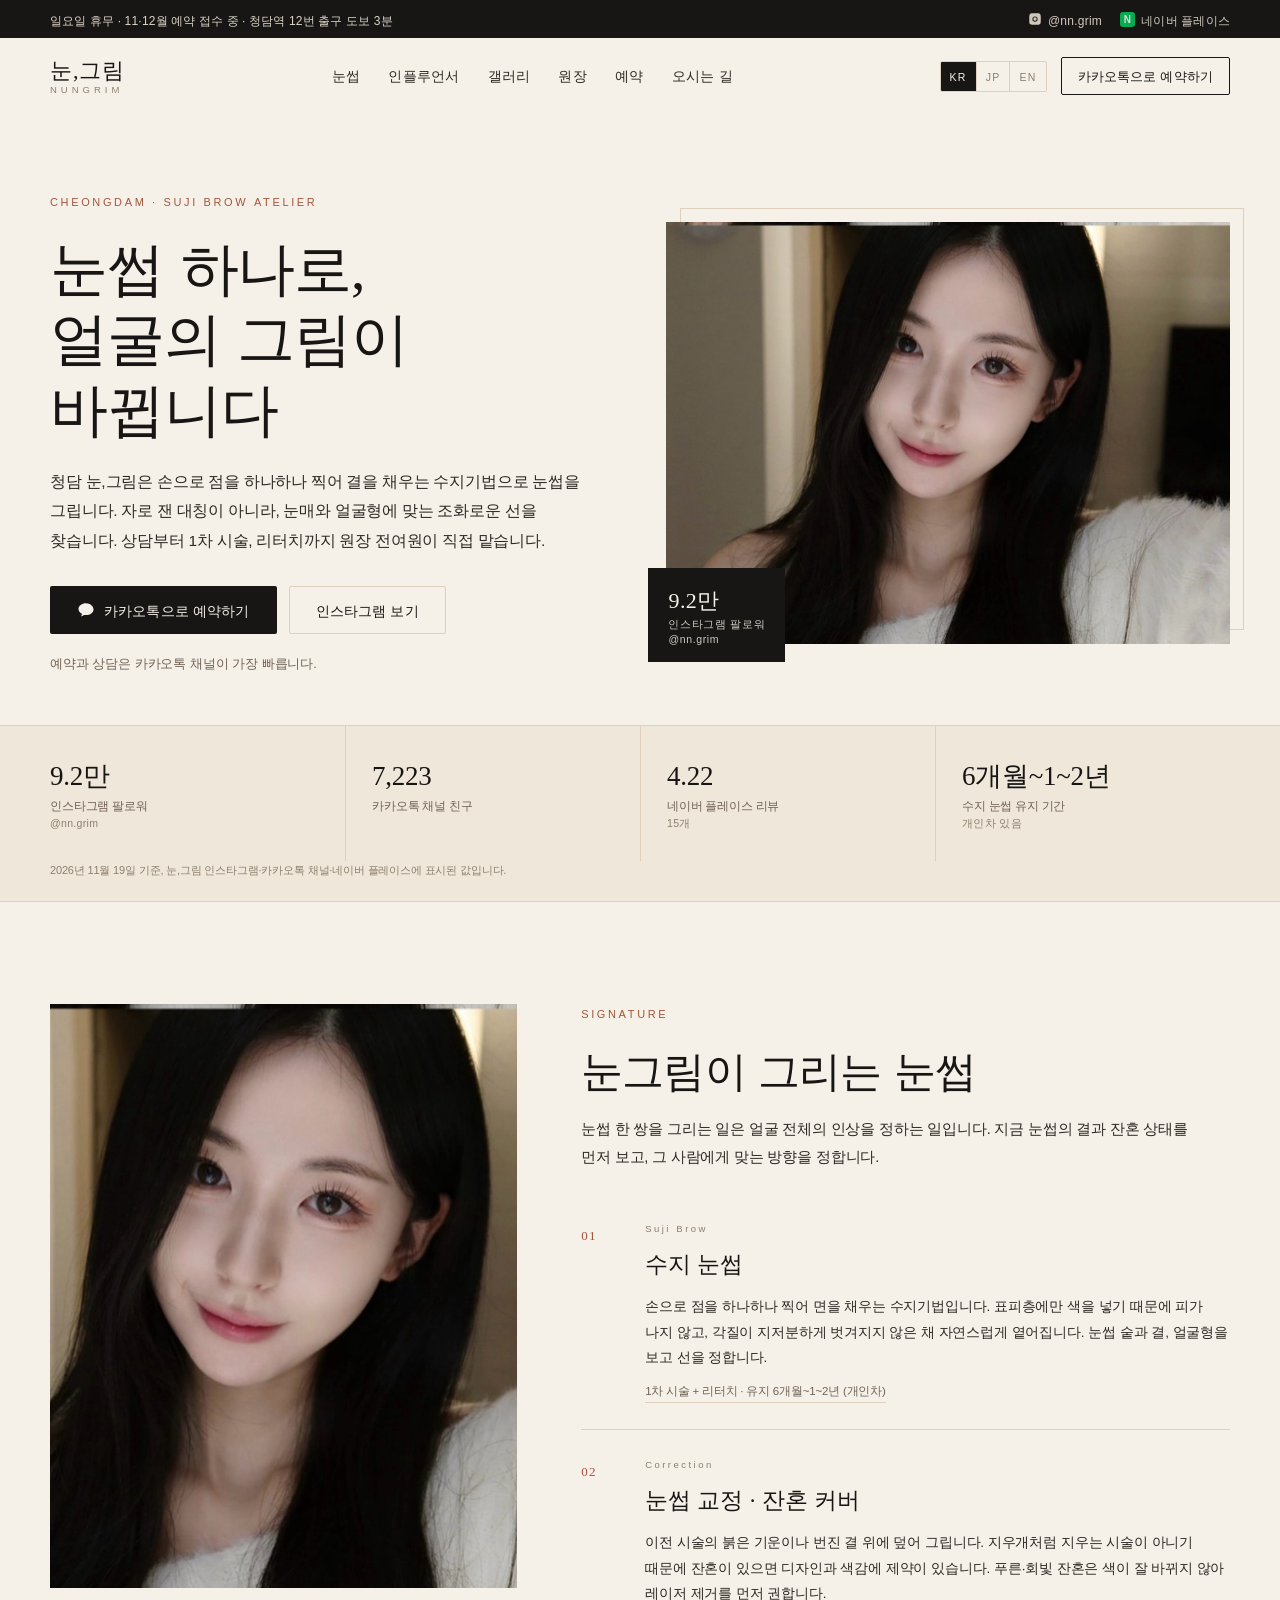
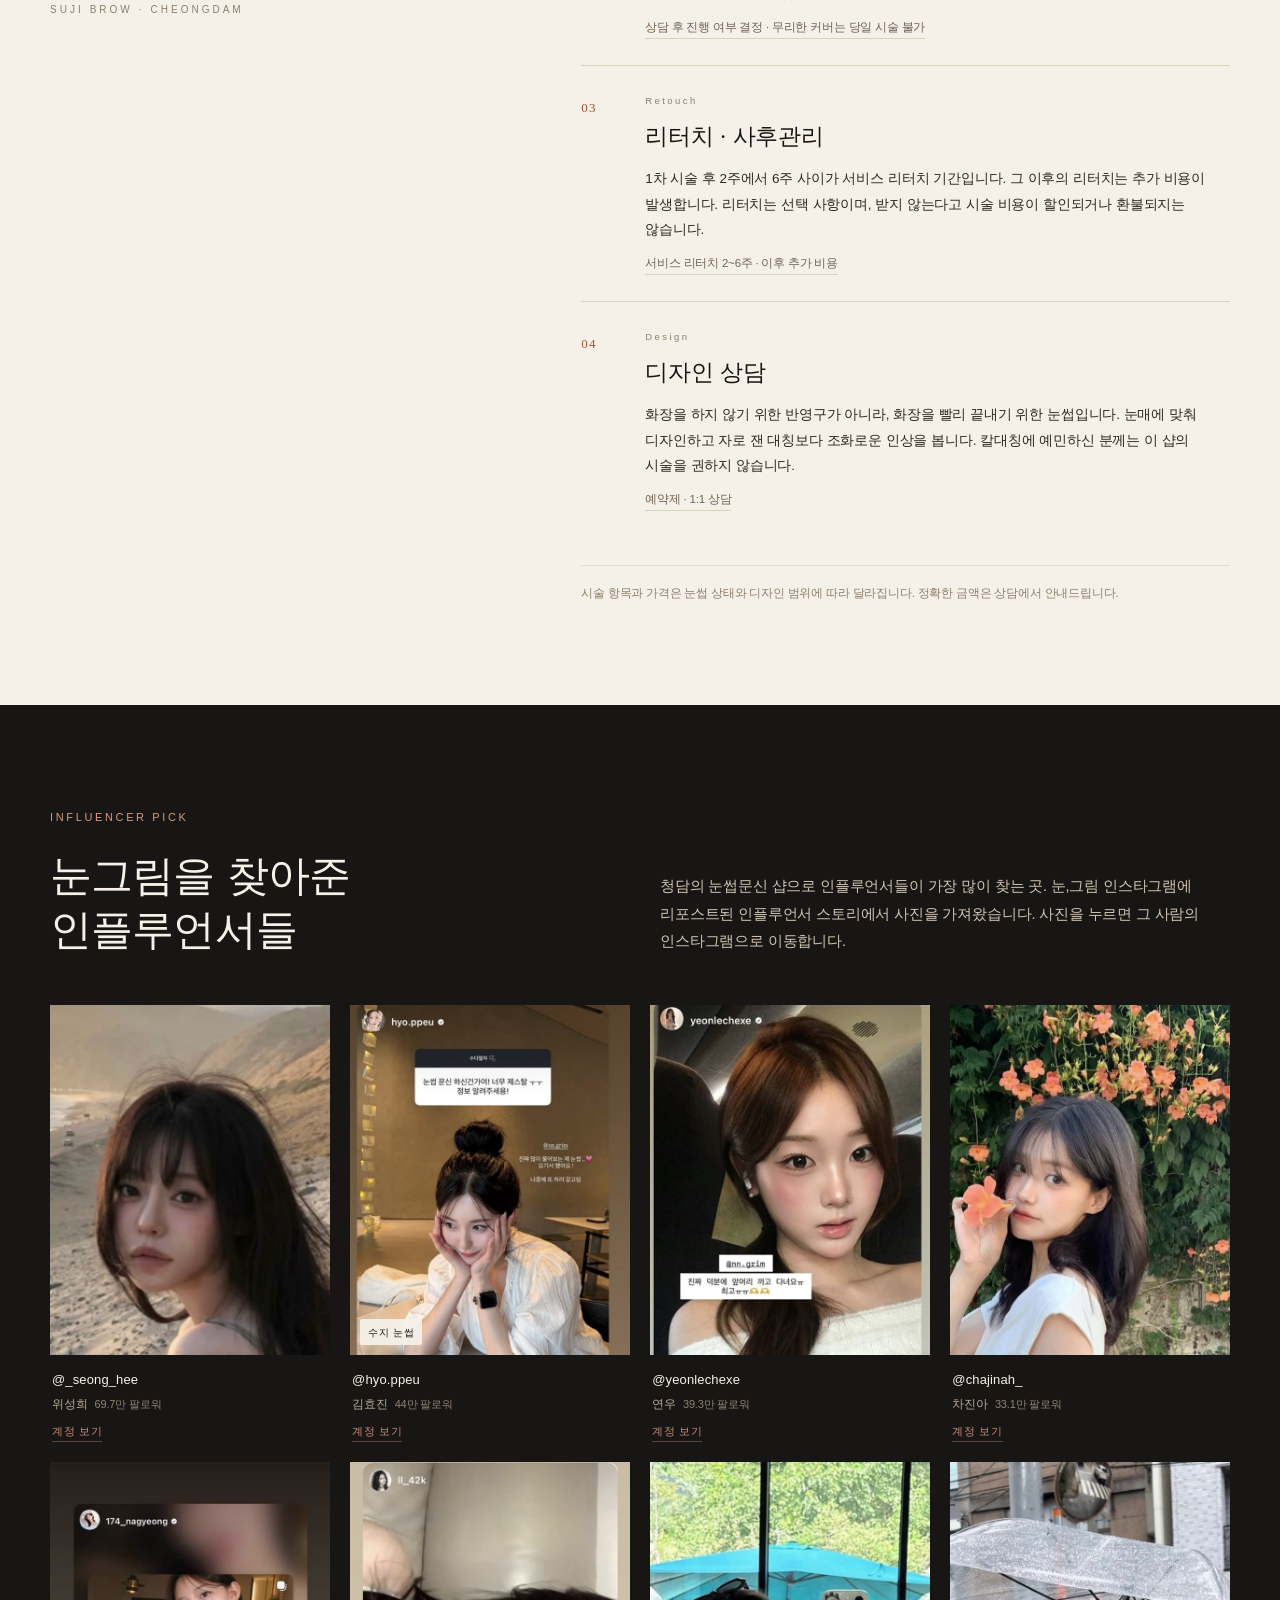
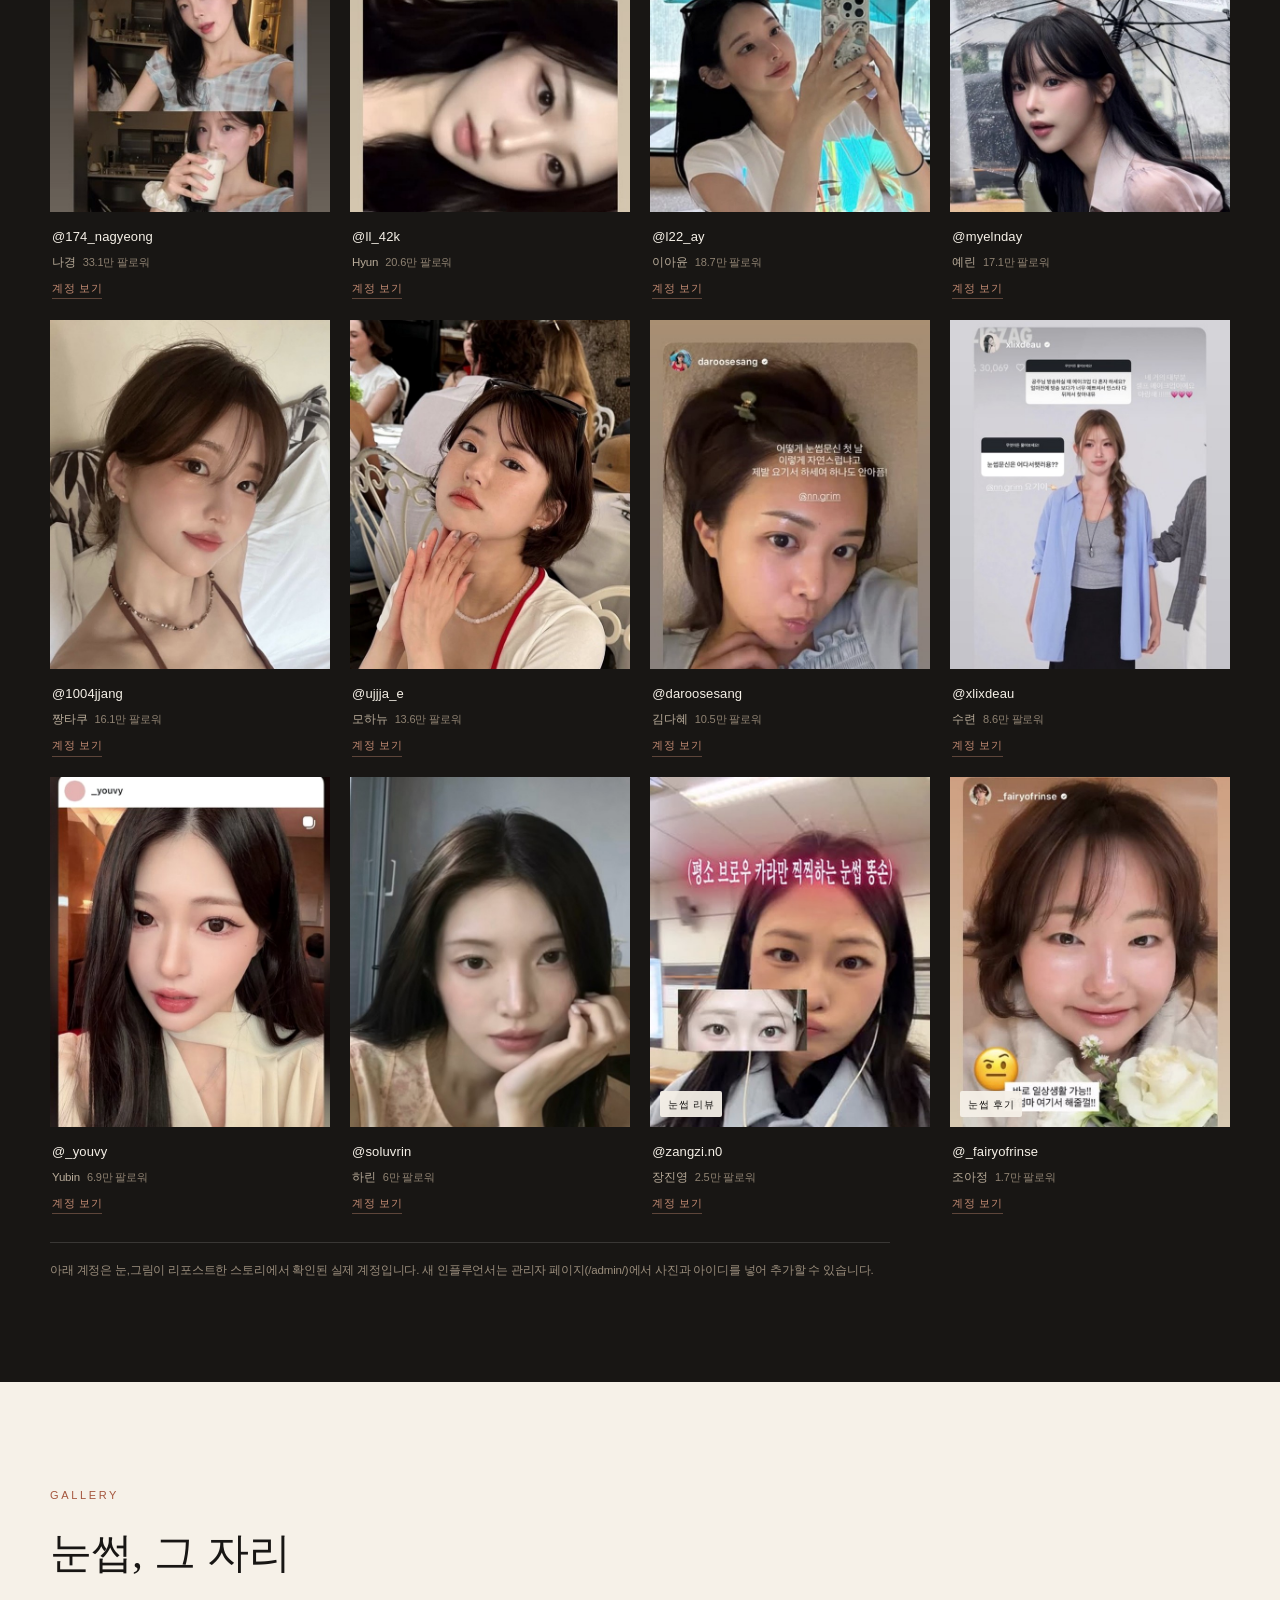
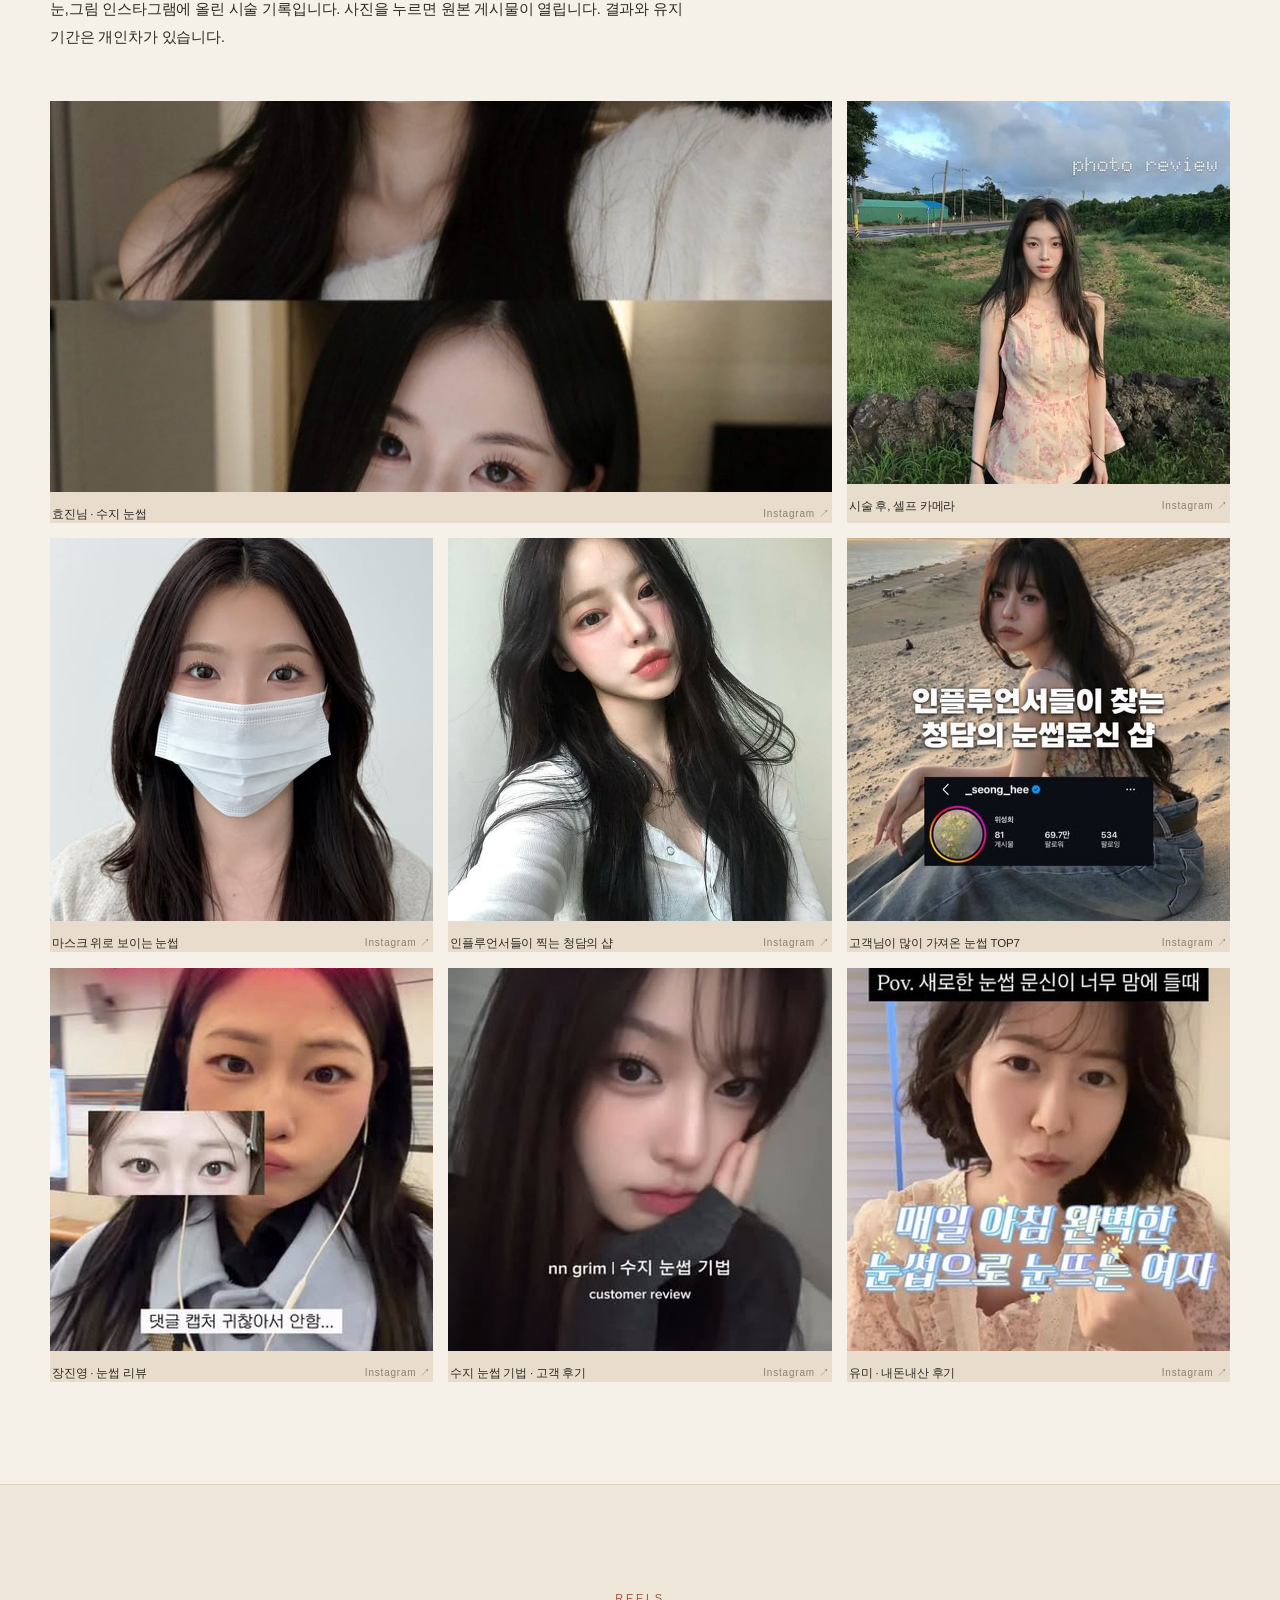
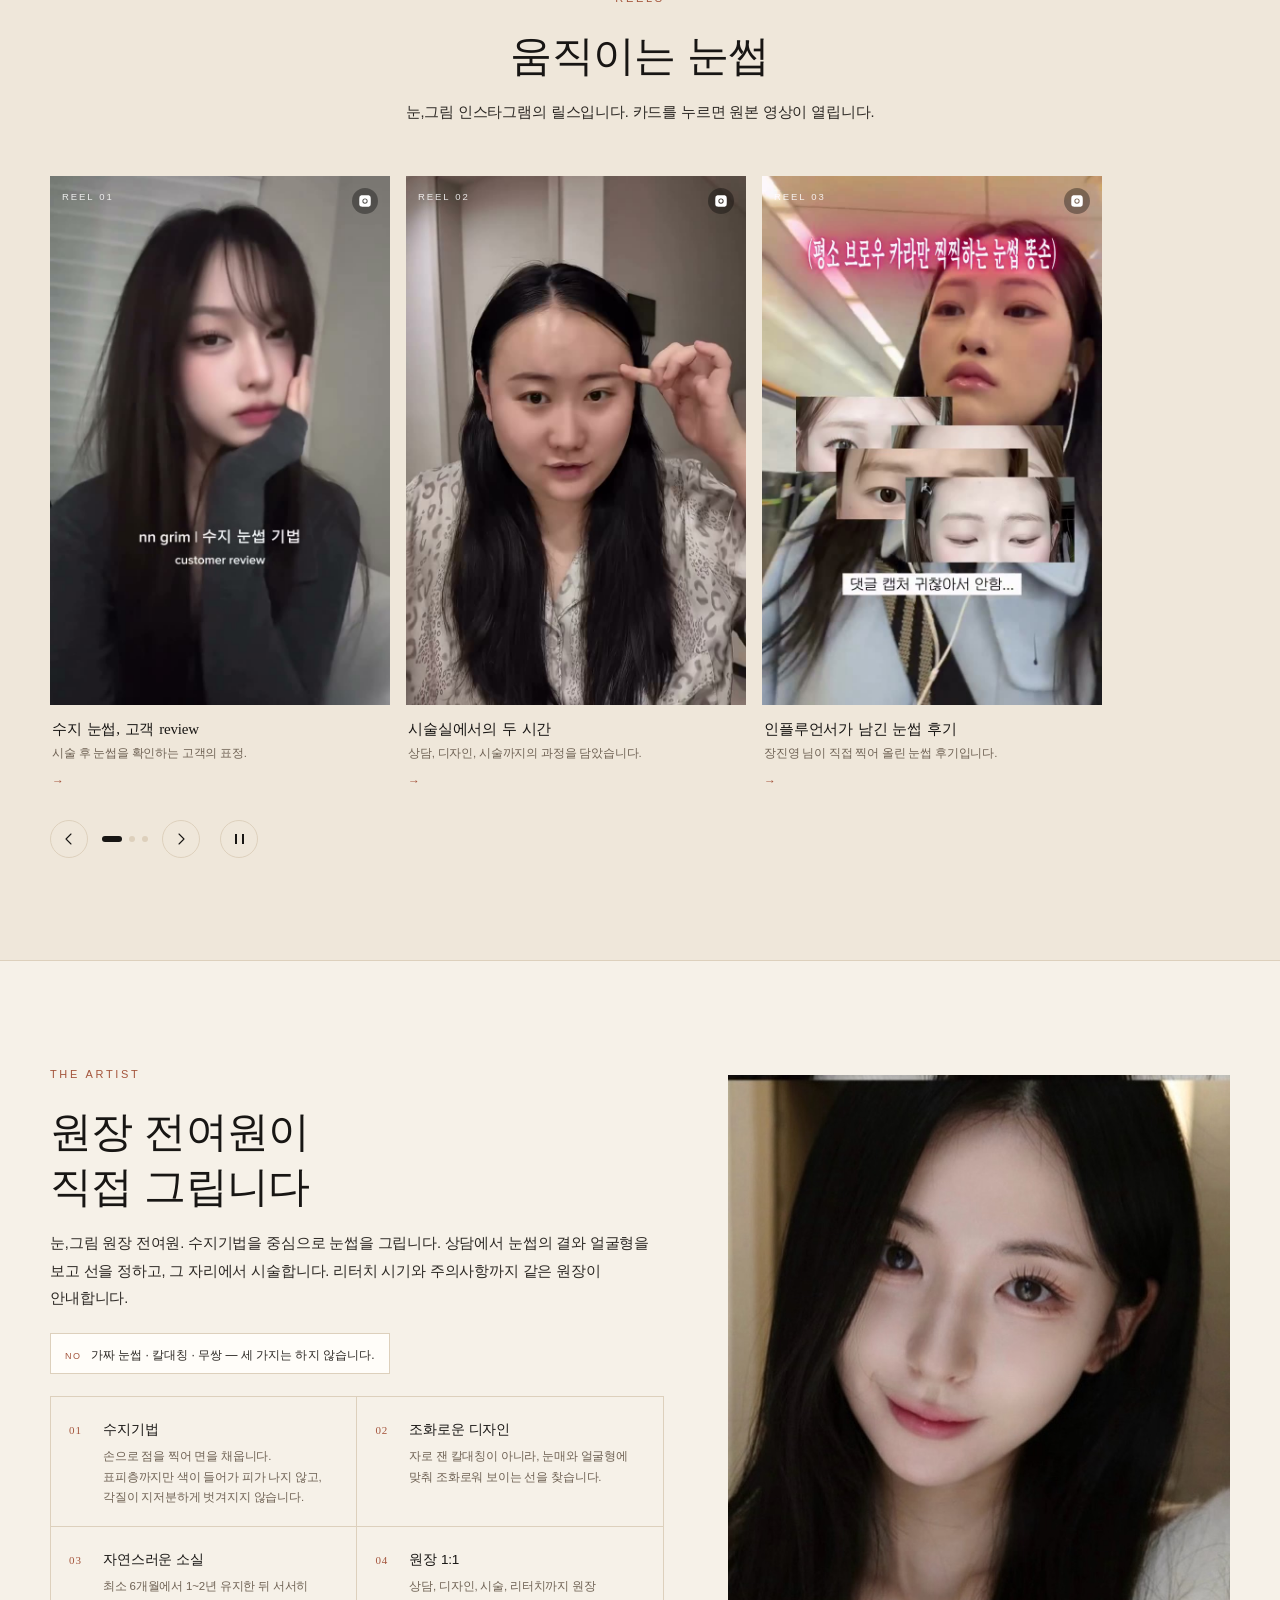
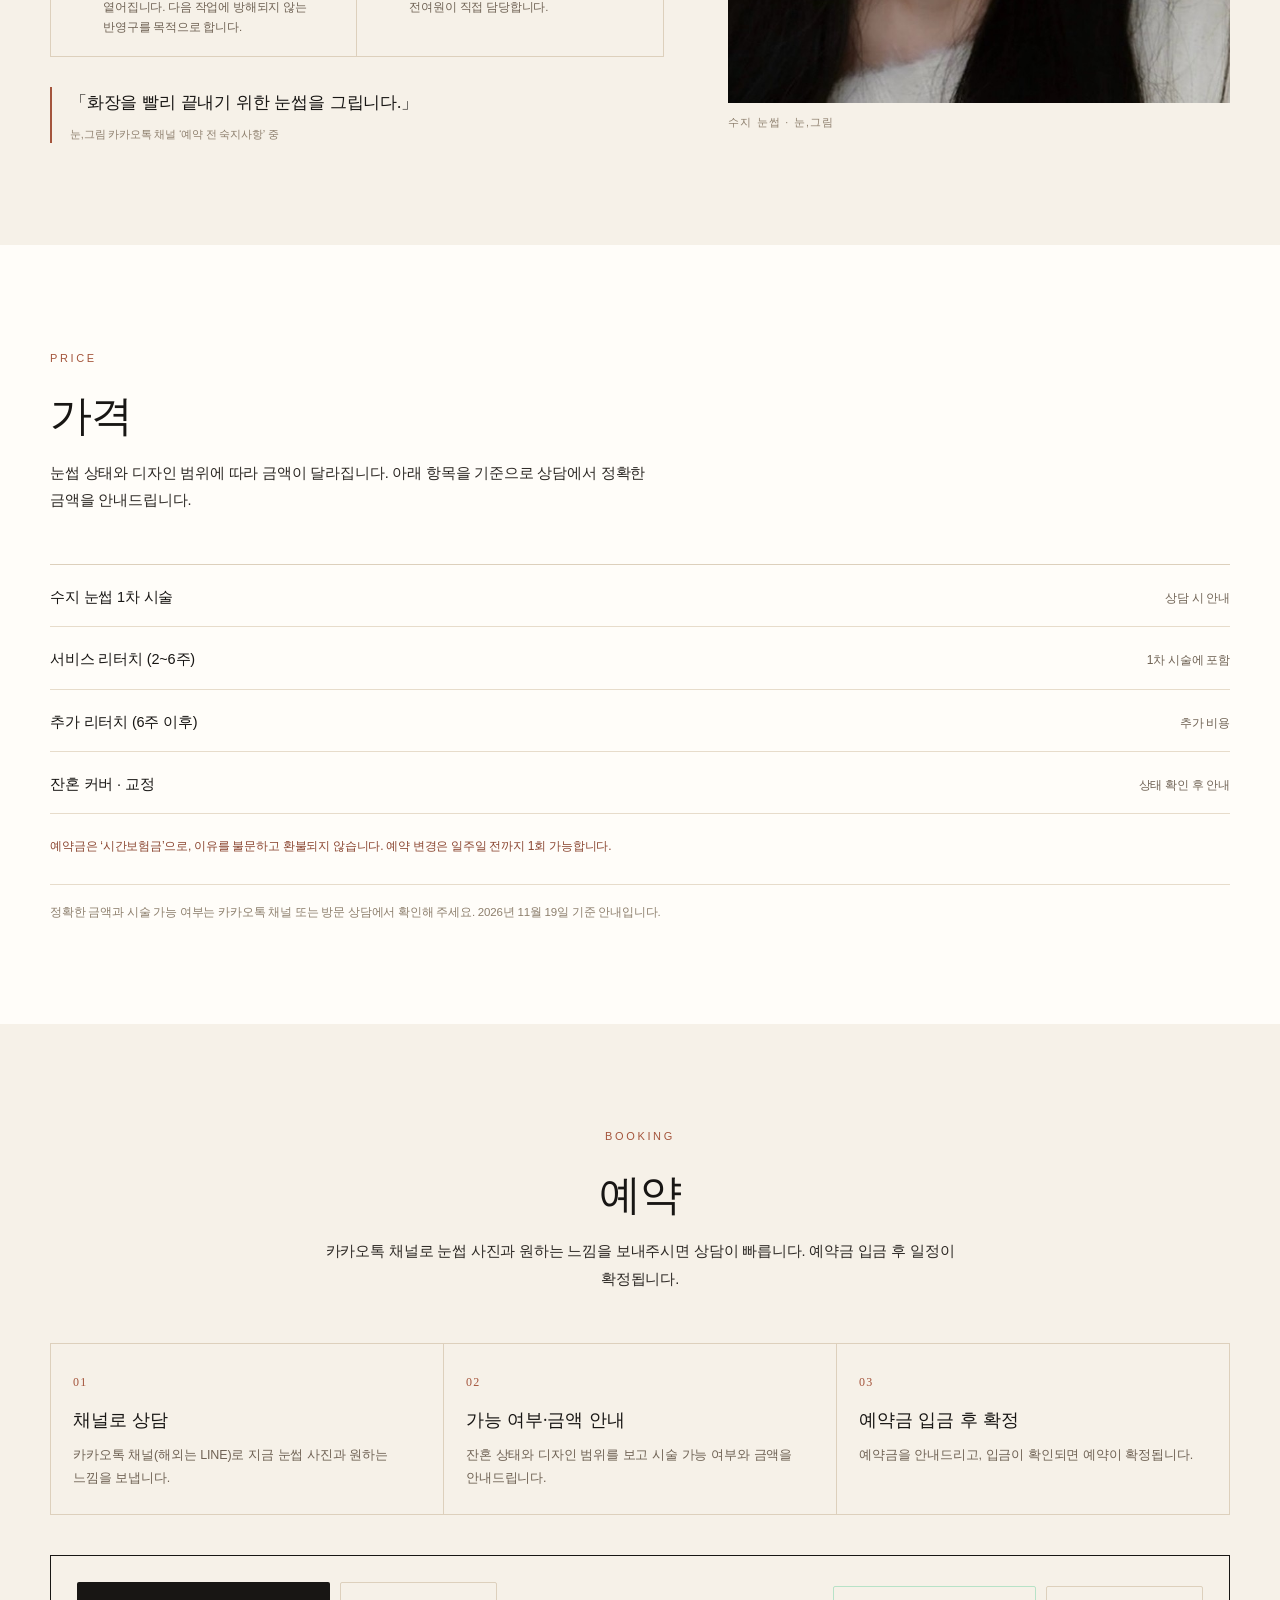
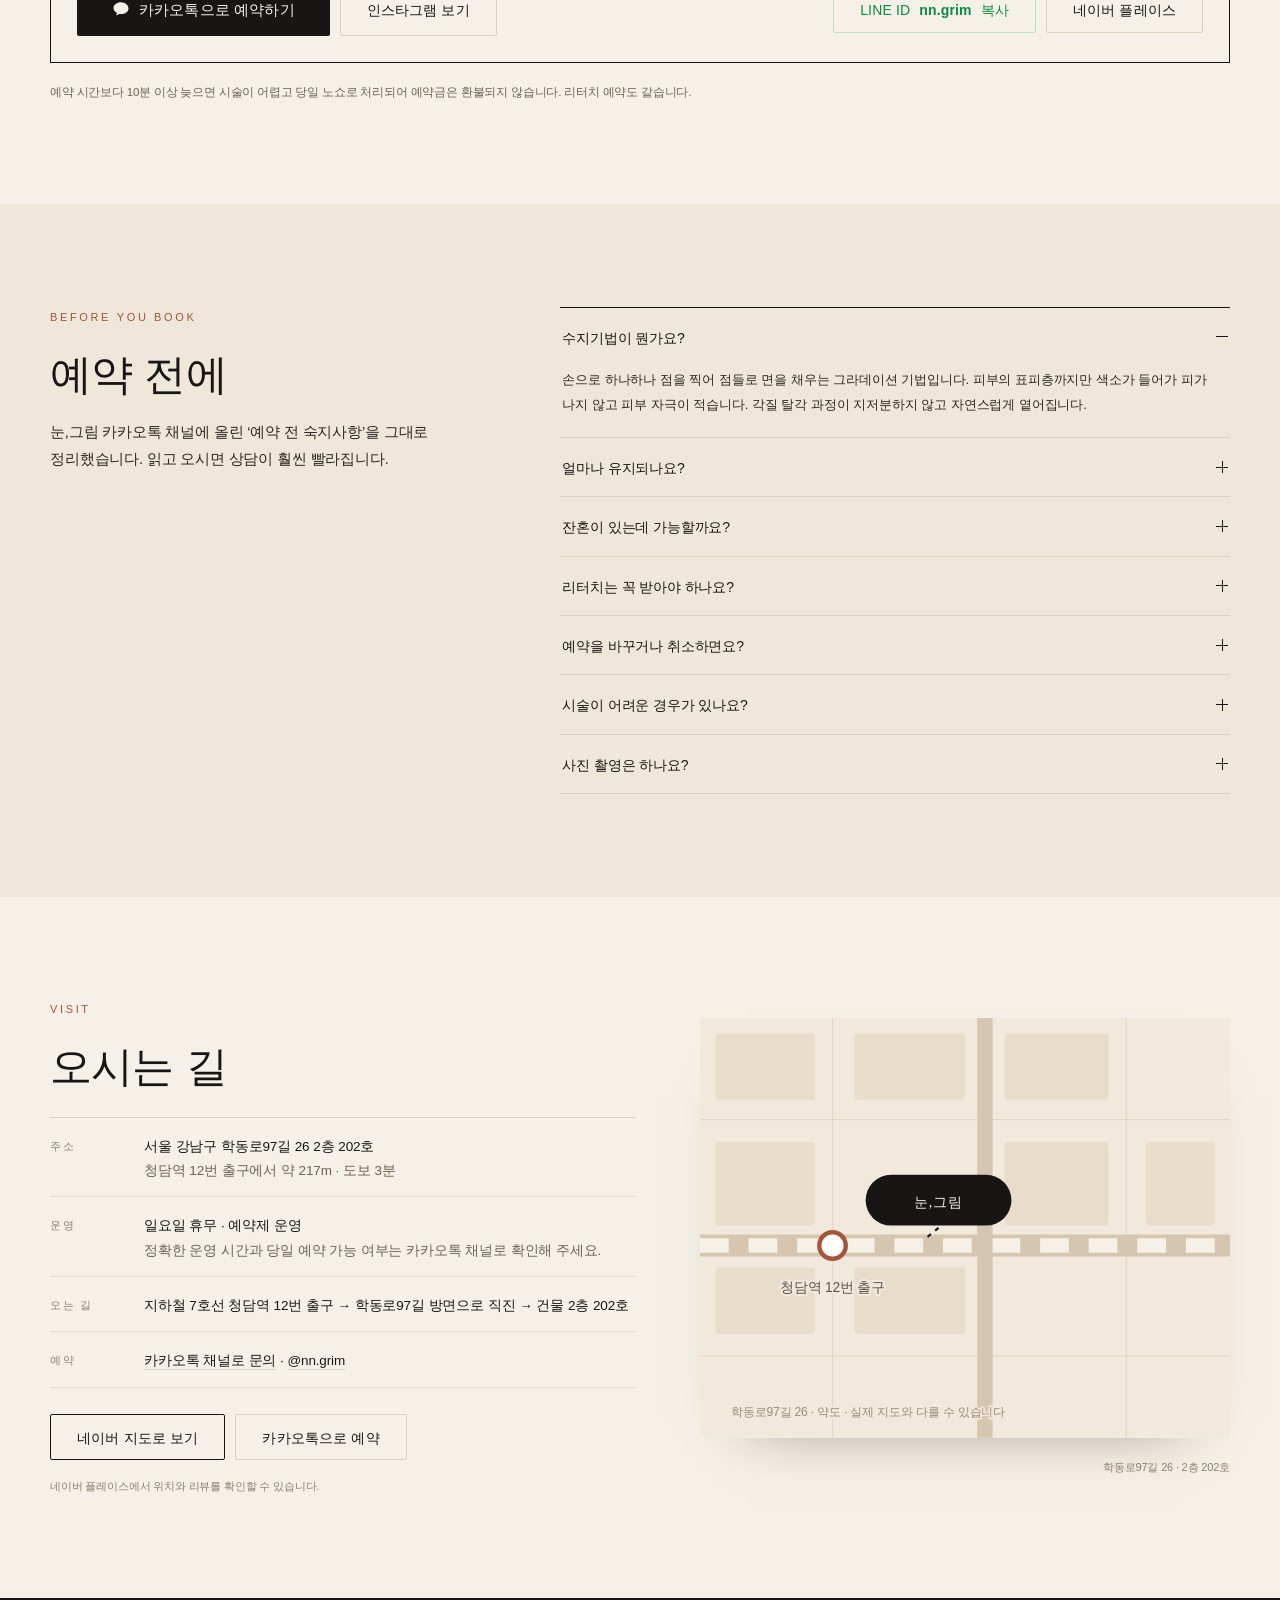
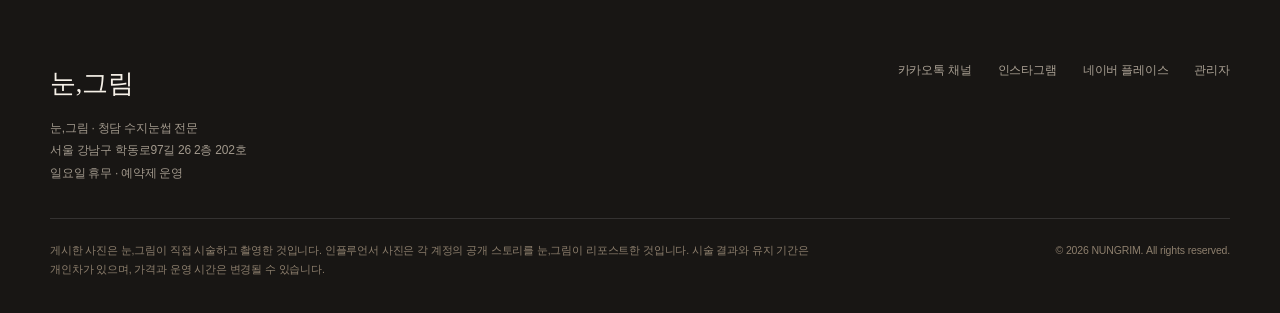
<file: index.html>
<!DOCTYPE html>
<html lang="ko" class="no-js">
<head>
<meta charset="utf-8">
<meta name="viewport" content="width=device-width, initial-scale=1">
<title>눈,그림｜청담 수지눈썹 전문 · 강남 눈썹문신</title>
<meta name="description" content="청담 눈,그림. 손으로 점을 찍어 그리는 수지기법 눈썹 전문입니다. 원장 전여원이 상담부터 1차 시술, 리터치까지 직접 담당합니다. 청담역 12번 출구 도보 3분, 일요일 휴무. 카카오톡 채널로 예약하세요.">
<meta name="keywords" content="청담눈썹문신, 강남눈썹문신, 청담반영구, 수지눈썹, 수지기법, 눈썹교정, 잔혼커버, 눈그림, nn.grim">
<meta name="theme-color" content="#f6f1e8">
<meta name="author" content="눈,그림">
<link rel="canonical" href="https://snow196830-stack.github.io/nngrim/">
<meta property="og:type" content="website">
<meta property="og:site_name" content="눈,그림">
<meta property="og:title" content="눈,그림｜청담 수지눈썹 전문 · 강남 눈썹문신">
<meta property="og:description" content="손으로 점을 찍어 그리는 수지기법 눈썹. 원장 전여원이 상담부터 리터치까지 직접 담당하는 청담 눈,그림입니다.">
<meta property="og:image" content="https://snow196830-stack.github.io/nngrim/assets/og-image.jpg">
<meta property="og:image:width" content="1200">
<meta property="og:image:height" content="630">
<meta property="og:url" content="https://snow196830-stack.github.io/nngrim/">
<meta property="og:locale" content="ko_KR">
<meta property="og:locale:alternate" content="ja_JP">
<meta property="og:locale:alternate" content="en_US">
<meta name="twitter:card" content="summary_large_image">
<meta name="twitter:title" content="눈,그림｜청담 수지눈썹 전문">
<meta name="twitter:description" content="청담 수지눈썹 전문 눈,그림. 원장 전여원이 직접 그립니다.">
<meta name="twitter:image" content="https://snow196830-stack.github.io/nngrim/assets/og-image.jpg">
<link rel="icon" href="data:image/svg+xml,%3Csvg xmlns='http://www.w3.org/2000/svg' viewBox='0 0 64 64'%3E%3Crect width='64' height='64' rx='14' fill='%23181614'/%3E%3Ctext x='32' y='45' font-family='Georgia,serif' font-size='34' fill='%23f6f1e8' text-anchor='middle'%3E눈%3C/text%3E%3C/svg%3E">
<link rel="preload" href="assets/fonts/serif-500.woff2" as="font" type="font/woff2" crossorigin>
<link rel="preload" href="assets/fonts/sans-400.woff2" as="font" type="font/woff2" crossorigin>
<link rel="stylesheet" href="assets/fonts/fonts.css">
<script>document.documentElement.className=document.documentElement.className.replace("no-js","js");</script>
<link rel="stylesheet" href="styles.css">
<script type="application/ld+json">
{
  "@context": "https://schema.org",
  "@type": "BeautySalon",
  "name": "눈,그림",
  "alternateName": "NUNGRIM",
  "description": "청담 수지눈썹 전문. 손으로 점을 찍어 그리는 수지기법 눈썹. 원장 전여원 1:1 시술. 일요일 휴무.",
  "url": "https://snow196830-stack.github.io/nngrim/",
  "image": "https://snow196830-stack.github.io/nngrim/assets/og-image.jpg",
  "priceRange": "상담 시 안내",
  "address": {
    "@type": "PostalAddress",
    "streetAddress": "학동로97길 26 2층 202호",
    "addressLocality": "강남구",
    "addressRegion": "서울",
    "addressCountry": "KR"
  },
  "openingHoursSpecification": [{
    "@type": "OpeningHoursSpecification",
    "dayOfWeek": ["Monday","Tuesday","Wednesday","Thursday","Friday","Saturday"],
    "opens": "10:00",
    "closes": "20:00"
  }],
  "sameAs": ["https://www.instagram.com/nn.grim/", "https://naver.me/5XpGfmaa", "https://pf.kakao.com/_HEyixj"]
}
</script>
</head>
<body>
<a class="skip" href="#main">본문으로 건너뛰기</a>

<!-- ===== TOP BAR ===== -->
<div class="topbar">
  <div class="wrap topbar__in">
    <p class="topbar__notice" data-content="notice.text">일요일 휴무 · 11·12월 예약 접수 중 · 청담역 12번 출구 도보 3분</p>
    <div class="topbar__links">
      <a data-link="instagram" href="https://www.instagram.com/nn.grim/" target="_blank" rel="noopener">
        <svg viewBox="0 0 24 24" aria-hidden="true" class="ic"><path d="M12 2.2c3.2 0 3.6 0 4.9.1 1.2.1 1.8.3 2.2.4.6.2 1 .5 1.4.9.4.4.7.8.9 1.4.2.4.4 1 .4 2.2.1 1.3.1 1.7.1 4.9s0 3.6-.1 4.9c-.1 1.2-.3 1.8-.4 2.2-.2.6-.5 1-.9 1.4-.4.4-.8.7-1.4.9-.4.2-1 .4-2.2.4-1.3.1-1.7.1-4.9.1s-3.6 0-4.9-.1c-1.2-.1-1.8-.3-2.2-.4-.6-.2-1-.5-1.4-.9-.4-.4-.7-.8-.9-1.4-.2-.4-.4-1-.4-2.2C2.2 15.6 2.2 15.2 2.2 12s0-3.6.1-4.9c.1-1.2.3-1.8.4-2.2.2-.6.5-1 .9-1.4.4-.4.8-.7 1.4-.9.4-.2 1-.4 2.2-.4C8.4 2.2 8.8 2.2 12 2.2Zm0 5.3a4.5 4.5 0 1 0 0 9 4.5 4.5 0 0 0 0-9Zm0 7.4a2.9 2.9 0 1 1 0-5.8 2.9 2.9 0 0 1 0 5.8Zm5.7-7.6a1.05 1.05 0 1 1-2.1 0 1.05 1.05 0 0 1 2.1 0Z"/></svg>
        <span>@nn.grim</span>
      </a>
      <a data-link="naver" href="https://naver.me/5XpGfmaa" target="_blank" rel="noopener">
        <span class="dot-n">N</span><span data-content="ui.ctaNaver">네이버 플레이스</span>
      </a>
    </div>
  </div>
</div>

<!-- ===== HEADER ===== -->
<header class="hdr" id="hdr">
  <div class="wrap hdr__in">
    <a class="brand" href="#top" aria-label="눈,그림 홈">
      <span class="brand__kr" data-content="site.name">눈,그림</span>
      <span class="brand__en" data-content="site.nameEn">NUNGRIM</span>
    </a>
    <nav class="nav" id="nav" aria-label="주요 메뉴">
      <a href="#signature" data-content="ui.navWork">눈썹</a>
      <a href="#influencers" data-content="ui.navInfluencer">인플루언서</a>
      <a href="#gallery" data-content="ui.navGallery">갤러리</a>
      <a href="#about" data-content="ui.navArtist">원장</a>
      <a href="#price" data-content="ui.navBooking">예약</a>
      <a href="#visit" data-content="ui.navVisit">오시는 길</a>
      <a class="nav__cta" data-link="primary" href="https://pf.kakao.com/_HEyixj/chat" target="_blank" rel="noopener"><span data-content="ui.ctaKakao">카카오톡으로 예약</span></a>
    </nav>
    <div class="hdr__right">
      <div class="lang" role="group" aria-label="Language">
        <button type="button" data-lang="kr" class="is-on" aria-pressed="true">KR</button>
        <button type="button" data-lang="jp" aria-pressed="false">JP</button>
        <button type="button" data-lang="en" aria-pressed="false">EN</button>
      </div>
      <a class="btn btn--sm hdr__cta" data-link="primary" href="https://pf.kakao.com/_HEyixj/chat" target="_blank" rel="noopener"><span data-content="ui.ctaKakao">카카오톡으로 예약</span></a>
      <button type="button" class="burger" id="burger" aria-expanded="false" aria-controls="nav" aria-label="메뉴 열기">
        <span></span><span></span>
      </button>
    </div>
  </div>
</header>

<main id="main">
  <span id="top"></span>

  <!-- ===== HERO ===== -->
  <section class="hero">
    <div class="wrap hero__grid">
      <div class="hero__copy">
        <p class="eyebrow" data-content="hero.eyebrow">CHEONGDAM · SUJI BROW ATELIER</p>
        <h1 class="hero__title" data-content="hero.title">눈썹 하나로,<br>얼굴의 그림이 바뀝니다</h1>
        <p class="hero__lead" data-content="hero.lead">청담 눈,그림은 손으로 점을 하나하나 찍어 결을 채우는 수지기법으로 눈썹을 그립니다. 자로 잰 대칭이 아니라, 눈매와 얼굴형에 맞는 조화로운 선을 찾습니다. 상담부터 1차 시술, 리터치까지 원장 전여원이 직접 맡습니다.</p>
        <div class="hero__actions">
          <a class="btn btn--primary" data-link="primary" href="https://pf.kakao.com/_HEyixj/chat" target="_blank" rel="noopener">
            <svg viewBox="0 0 24 24" aria-hidden="true" class="ic"><path d="M12 3C6.5 3 2 6.4 2 10.6c0 2.7 1.8 5 4.6 6.5l-1 3.6 4-2.1c.8.1 1.6.2 2.4.2 5.5 0 10-3.4 10-7.6S17.5 3 12 3Z"/></svg>
            <span data-content="ui.ctaPrimaryKr">카카오톡으로 예약하기</span>
          </a>
          <a class="btn btn--ghost" data-link="instagram" href="https://www.instagram.com/nn.grim/" target="_blank" rel="noopener" data-content="ui.ctaInstagram">인스타그램 보기</a>
        </div>
        <p class="hero__note" data-content="hero.note">예약과 상담은 카카오톡 채널이 가장 빠릅니다.</p>
        <p class="hero__line" data-content="ui.lineHint" hidden>LINE 앱에서 아이디로 검색해 친구 추가해 주세요.</p>
        <div class="hero__linebox" id="lineBox" hidden>
          <span class="hero__lineid">LINE ID <b data-line-id>nn.grim</b></span>
          <button type="button" class="btn btn--line btn--sm" data-copy-line data-content="ui.copy">복사</button>
        </div>
      </div>
      <figure class="hero__media">
        <img src="assets/hero.jpg" alt="눈그림에서 수지 눈썹 시술을 마친 고객" width="1200" height="793" fetchpriority="high" data-img="hero.image" data-img-alt="hero.imageAlt">
        <figcaption class="hero__badge">
          <b data-content="hero.badgeNum">9.2만</b>
          <span data-content="hero.badgeTxt">인스타그램 팔로워<br>@nn.grim</span>
        </figcaption>
      </figure>
    </div>
  </section>

  <!-- ===== STATS ===== -->
  <section class="stats" aria-label="숫자로 보는 눈,그림">
    <div class="wrap stats__grid" id="statsGrid">
      <div class="stat"><p class="stat__num">9.2만</p><p class="stat__label">인스타그램 팔로워<small>@nn.grim</small></p></div>
      <div class="stat"><p class="stat__num">7,223</p><p class="stat__label">카카오톡 채널 친구</p></div>
      <div class="stat"><p class="stat__num">4.22</p><p class="stat__label">네이버 플레이스 리뷰<small>15개</small></p></div>
      <div class="stat"><p class="stat__num">6개월~1~2년</p><p class="stat__label">수지 눈썹 유지 기간<small>개인차 있음</small></p></div>
    </div>
    <p class="wrap stats__foot" data-content="statsFoot">2026년 11월 19일 기준, 눈,그림 인스타그램·카카오톡 채널·네이버 플레이스에 표시된 값입니다.</p>
  </section>

  <!-- ===== SIGNATURE ===== -->
  <section class="sec" id="signature">
    <div class="wrap sig">
      <figure class="sig__media">
        <img src="assets/brow-portrait.jpg" alt="눈그림 수지 눈썹 시술 결과" width="760" height="950" loading="lazy">
        <figcaption>SUJI BROW · CHEONGDAM</figcaption>
      </figure>
      <div class="sig__body">
        <header class="sec__head">
          <p class="eyebrow" data-content="menu.eyebrow">SIGNATURE</p>
          <h2 class="sec__title" data-content="menu.title">눈그림이 그리는 눈썹</h2>
          <p class="sec__lead" data-content="menu.lead">눈썹 한 쌍을 그리는 일은 얼굴 전체의 인상을 정하는 일입니다. 지금 눈썹의 결과 잔혼 상태를 먼저 보고, 그 사람에게 맞는 방향을 정합니다.</p>
        </header>
        <ol class="works" id="workList">
          <li class="work">
            <span class="work__no">01</span>
            <div class="work__body">
              <p class="work__en">SUJI BROW</p>
              <h3 class="work__name">수지 눈썹</h3>
              <p class="work__desc">손으로 점을 하나하나 찍어 면을 채우는 수지기법입니다. 표피층에만 색을 넣기 때문에 피가 나지 않고, 각질이 지저분하게 벗겨지지 않은 채 자연스럽게 옅어집니다.</p>
              <p class="work__meta">1차 시술 + 리터치 · 유지 6개월~1~2년 (개인차)</p>
            </div>
          </li>
          <li class="work">
            <span class="work__no">02</span>
            <div class="work__body">
              <p class="work__en">CORRECTION</p>
              <h3 class="work__name">눈썹 교정 · 잔혼 커버</h3>
              <p class="work__desc">이전 시술의 붉은 기운이나 번진 결 위에 덮어 그립니다. 지우개처럼 지우는 시술이 아니기 때문에 잔혼이 있으면 디자인과 색감에 제약이 있습니다.</p>
              <p class="work__meta">상담 후 진행 여부 결정</p>
            </div>
          </li>
          <li class="work">
            <span class="work__no">03</span>
            <div class="work__body">
              <p class="work__en">RETOUCH</p>
              <h3 class="work__name">리터치 · 사후관리</h3>
              <p class="work__desc">1차 시술 후 2주에서 6주 사이가 서비스 리터치 기간입니다. 그 이후의 리터치는 추가 비용이 발생합니다.</p>
              <p class="work__meta">서비스 리터치 2~6주</p>
            </div>
          </li>
          <li class="work">
            <span class="work__no">04</span>
            <div class="work__body">
              <p class="work__en">DESIGN</p>
              <h3 class="work__name">디자인 상담</h3>
              <p class="work__desc">화장을 하지 않기 위한 반영구가 아니라, 화장을 빨리 끝내기 위한 눈썹입니다. 눈매에 맞춰 디자인하고 조화로운 인상을 봅니다.</p>
              <p class="work__meta">예약제 · 1:1 상담</p>
            </div>
          </li>
        </ol>
        <p class="sec__fine" data-content="menu.footnote">시술 항목과 가격은 눈썹 상태와 디자인 범위에 따라 달라집니다. 정확한 금액은 상담에서 안내드립니다.</p>
      </div>
    </div>
  </section>

  <!-- ===== INFLUENCERS ===== -->
  <section class="sec sec--inf" id="influencers">
    <div class="wrap">
      <header class="sec__head sec__head--split">
        <div>
          <p class="eyebrow" data-content="influencers.eyebrow">INFLUENCER PICK</p>
          <h2 class="sec__title" data-content="influencers.title">눈그림을 찾아준<br>인플루언서들</h2>
        </div>
        <p class="sec__lead sec__lead--right" data-content="influencers.lead">청담의 눈썹문신 샵으로 인플루언서들이 가장 많이 찾는 곳. 눈,그림 인스타그램에 리포스트된 인플루언서 스토리에서 사진을 가져왔습니다. 사진을 누르면 그 사람의 인스타그램으로 이동합니다.</p>
      </header>
      <ul class="inf" id="infGrid"></ul>
      <p class="sec__fine inf__note" data-content="influencers.note">아래 계정은 눈,그림이 리포스트한 스토리에서 확인된 실제 계정입니다.</p>
    </div>
  </section>

  <!-- ===== GALLERY ===== -->
  <section class="sec sec--gal" id="gallery">
    <div class="wrap">
      <header class="sec__head">
        <p class="eyebrow" data-content="gallery.eyebrow">GALLERY</p>
        <h2 class="sec__title" data-content="gallery.title">눈썹, 그 자리</h2>
        <p class="sec__lead" data-content="gallery.lead">눈,그림 인스타그램에 올린 시술 기록입니다. 사진을 누르면 원본 게시물이 열립니다.</p>
      </header>
      <div class="gal" id="galGrid"></div>
    </div>
  </section>

  <!-- ===== REELS ===== -->
  <section class="sec sec--reels" id="reels">
    <div class="wrap">
      <header class="sec__head sec__head--center">
        <p class="eyebrow" data-content="showcase.eyebrow">REELS</p>
        <h2 class="sec__title" data-content="showcase.title">움직이는 눈썹</h2>
        <p class="sec__lead" data-content="showcase.lead">눈,그림 인스타그램의 릴스입니다. 카드를 누르면 원본 영상이 열립니다.</p>
      </header>
      <div class="reels" id="reelsBox">
        <div class="reels__viewport" id="reelViewport" tabindex="0" role="group" aria-roledescription="캐러셀" aria-label="인스타그램 릴스">
          <ul class="reels__track" id="reelTrack"></ul>
        </div>
        <div class="reels__ctrl">
          <button type="button" class="reels__nav" id="reelPrev" aria-label="이전 릴스"><svg viewBox="0 0 24 24" aria-hidden="true"><path d="M15 4.5 7.5 12l7.5 7.5"/></svg></button>
          <div class="reels__dots" id="reelDots" role="group" aria-label="릴스 선택"></div>
          <button type="button" class="reels__nav" id="reelNext" aria-label="다음 릴스"><svg viewBox="0 0 24 24" aria-hidden="true"><path d="M9 4.5 16.5 12 9 19.5"/></svg></button>
          <button type="button" class="reels__toggle" id="reelToggle" aria-label="자동 넘김 멈춤" aria-pressed="false"><span aria-hidden="true"></span></button>
        </div>
      </div>
    </div>
  </section>

  <!-- ===== ABOUT ===== -->
  <section class="sec sec--about" id="about">
    <div class="wrap about">
      <div class="about__copy">
        <p class="eyebrow" data-content="about.eyebrow">THE ARTIST</p>
        <h2 class="sec__title" data-content="about.title">원장 전여원이<br>직접 그립니다</h2>
        <p class="sec__lead" data-content="about.lead">눈,그림 원장 전여원. 수지기법을 중심으로 눈썹을 그립니다. 상담에서 눈썹의 결와 얼굴형을 보고 선을 정하고, 그 자리에서 시술합니다.</p>
        <p class="about__no" data-content="about.noLine">가짜 눈썹 · 칼대칭 · 무쌍 — 세 가지는 하지 않습니다.</p>
        <ul class="pillars" id="pillars">
          <li><span>01</span><div><h3>수지기법</h3><p>손으로 점을 찍어 면을 채웁니다. 표피층까지만 색이 들어가 피가 나지 않습니다.</p></div></li>
          <li><span>02</span><div><h3>조화로운 디자인</h3><p>자로 잰 칼대칭이 아니라, 눈매와 얼굴형에 맞춰 조화로워 보이는 선을 찾습니다.</p></div></li>
          <li><span>03</span><div><h3>자연스러운 소실</h3><p>최소 6개월에서 1~2년 유지한 뒤 서서히 옅어집니다.</p></div></li>
          <li><span>04</span><div><h3>원장 1:1</h3><p>상담, 디자인, 시술, 리터치까지 원장 전여원이 직접 담당합니다.</p></div></li>
        </ul>
        <blockquote class="about__quote">
          <p data-content="about.quote">「화장을 빨리 끝내기 위한 눈썹을 그립니다.」</p>
          <cite data-content="about.quoteSrc">눈,그림 카카오톡 채널 ‘예약 전 숙지사항’ 중</cite>
        </blockquote>
      </div>
      <figure class="about__media">
        <img src="assets/brow-portrait.jpg" alt="눈그림 수지 눈썹 시술 결과" width="760" height="950" loading="lazy" data-img="about.image" data-img-alt="about.imageAlt">
        <figcaption data-content="about.caption">수지 눈썹 · 눈,그림</figcaption>
      </figure>
    </div>
  </section>

  <!-- ===== PRICE ===== -->
  <section class="sec sec--price" id="price">
    <div class="wrap">
      <header class="sec__head">
        <p class="eyebrow" data-content="price.eyebrow">PRICE</p>
        <h2 class="sec__title" data-content="price.title">가격</h2>
        <p class="sec__lead" data-content="price.lead">눈썹 상태와 디자인 범위에 따라 금액이 달라집니다. 아래 항목을 기준으로 상담에서 정확한 금액을 안내드립니다.</p>
      </header>
      <ul class="price" id="priceList"></ul>
      <p class="price__note" data-content="price.note">예약금은 ‘시간보험금’으로, 이유를 불문하고 환불되지 않습니다.</p>
      <p class="sec__fine" data-content="price.footnote">정확한 금액과 시술 가능 여부는 카카오톡 채널 또는 방문 상담에서 확인해 주세요.</p>
    </div>
  </section>

  <!-- ===== BOOKING ===== -->
  <section class="sec sec--book" id="reserve">
    <div class="wrap">
      <header class="sec__head sec__head--center">
        <p class="eyebrow" data-content="reserve.eyebrow">BOOKING</p>
        <h2 class="sec__title" data-content="reserve.title">예약</h2>
        <p class="sec__lead" data-content="reserve.lead">카카오톡 채널로 눈썹 사진과 원하는 느낌을 보내주시면 상담이 빠릅니다.</p>
      </header>
      <ol class="steps" id="steps"></ol>
      <div class="book">
        <div class="book__main">
          <a class="btn btn--primary btn--lg" data-link="primary" href="https://pf.kakao.com/_HEyixj/chat" target="_blank" rel="noopener">
            <svg viewBox="0 0 24 24" aria-hidden="true" class="ic"><path d="M12 3C6.5 3 2 6.4 2 10.6c0 2.7 1.8 5 4.6 6.5l-1 3.6 4-2.1c.8.1 1.6.2 2.4.2 5.5 0 10-3.4 10-7.6S17.5 3 12 3Z"/></svg>
            <span data-content="ui.ctaPrimaryKr">카카오톡으로 예약하기</span>
          </a>
          <a class="btn btn--ghost" data-link="instagram" href="https://www.instagram.com/nn.grim/" target="_blank" rel="noopener" data-content="ui.ctaInstagram">인스타그램 보기</a>
        </div>
        <div class="book__sub">
          <button type="button" class="btn btn--line" data-copy-line>LINE ID <b data-line-id>nn.grim</b> <span data-content="ui.copy">복사</span></button>
          <a class="btn btn--ghost" data-link="naver" href="https://naver.me/5XpGfmaa" target="_blank" rel="noopener" data-content="ui.ctaNaver">네이버 플레이스</a>
        </div>
      </div>
      <p class="book__note" data-content="reserve.note">예약 시간보다 10분 이상 늦으면 시술이 어렵고 당일 노쇼로 처리되어 예약금은 환불되지 않습니다.</p>
    </div>
  </section>

  <!-- ===== FAQ ===== -->
  <section class="sec sec--faq" id="faq">
    <div class="wrap faq">
      <header class="sec__head">
        <p class="eyebrow" data-content="faq.eyebrow">BEFORE YOU BOOK</p>
        <h2 class="sec__title" data-content="faq.title">예약 전에</h2>
        <p class="sec__lead" data-content="faq.lead">눈,그림 카카오톡 채널에 올린 ‘예약 전 숙지사항’을 그대로 정리했습니다.</p>
      </header>
      <div class="faq__list" id="faqList"></div>
    </div>
  </section>

  <!-- ===== VISIT ===== -->
  <section class="sec sec--visit" id="visit">
    <div class="wrap visit">
      <div class="visit__copy">
        <p class="eyebrow" data-content="visit.eyebrow">VISIT</p>
        <h2 class="sec__title" data-content="visit.title">오시는 길</h2>
        <dl class="visit__list">
          <div><dt>주소</dt><dd><span data-content="visit.address">서울 강남구 학동로97길 26 2층 202호</span><br><span class="muted" data-content="visit.addressNote">청담역 12번 출구에서 약 217m · 도보 3분</span></dd></div>
          <div><dt>운영</dt><dd><span data-content="visit.hours">일요일 휴무 · 예약제 운영</span><br><span class="muted" data-content="visit.hoursNote">정확한 운영 시간은 카카오톡 채널로 확인해 주세요.</span></dd></div>
          <div><dt>오는 길</dt><dd data-content="visit.transit">지하철 7호선 청담역 12번 출구 → 학동로97길 방면으로 직진 → 건물 2층 202호</dd></div>
          <div><dt>예약</dt><dd><a data-link="kakao" href="https://pf.kakao.com/_HEyixj/chat" target="_blank" rel="noopener">카카오톡 채널로 문의</a> · <a data-link="instagram" href="https://www.instagram.com/nn.grim/" target="_blank" rel="noopener">@nn.grim</a></dd></div>
        </dl>
        <div class="visit__actions">
          <a class="btn btn--outline" data-link="naver" href="https://naver.me/5XpGfmaa" target="_blank" rel="noopener">네이버 지도로 보기</a>
          <a class="btn btn--ghost" data-link="kakao" href="https://pf.kakao.com/_HEyixj/chat" target="_blank" rel="noopener" data-content="ui.ctaKakao">카카오톡으로 예약</a>
        </div>
        <p class="visit__note" data-content="visit.mapNote">네이버 플레이스에서 위치와 리뷰를 확인할 수 있습니다.</p>
      </div>
      <div class="visit__map">
        <svg viewBox="0 0 480 380" class="minimap" role="img" aria-label="청담역에서 눈,그림까지 약도">
          <rect width="480" height="380" fill="#f1e9dc"/>
          <g stroke="#e3d6c4" stroke-width="1">
            <path d="M0 92 H480 M0 206 H480 M0 306 H480 M120 0 V380 M258 0 V380 M386 0 V380"/>
          </g>
          <g fill="#e8dccb">
            <rect x="14" y="14" width="90" height="60" rx="3"/><rect x="140" y="14" width="100" height="60" rx="3"/>
            <rect x="276" y="14" width="94" height="60" rx="3"/><rect x="14" y="112" width="90" height="76" rx="3"/>
            <rect x="276" y="112" width="94" height="76" rx="3"/><rect x="404" y="112" width="62" height="76" rx="3"/>
            <rect x="14" y="226" width="90" height="60" rx="3"/><rect x="140" y="226" width="100" height="60" rx="3"/>
          </g>
          <path d="M0 206 H480" stroke="#d6c6b0" stroke-width="20"/>
          <path d="M0 206 H480" stroke="#f6f1e8" stroke-width="13" stroke-dasharray="26 18"/>
          <path d="M258 0 V380" stroke="#d6c6b0" stroke-width="14"/>
          <circle cx="120" cy="206" r="12" fill="#fff" stroke="#a4553c" stroke-width="4"/>
          <text x="120" y="248" text-anchor="middle" font-size="12.5" fill="#5f5346" font-family="sans-serif" paint-order="stroke" stroke="#f1e9dc" stroke-width="4" stroke-linejoin="round">청담역 12번 출구</text>
          <g transform="translate(150,142)">
            <rect x="0" y="0" width="132" height="46" rx="23" fill="#181614"/>
            <text x="66" y="29" text-anchor="middle" font-size="12.5" fill="#f6f1e8" font-family="Georgia,serif" letter-spacing="1">눈,그림</text>
          </g>
          <path d="M216 190 L204 200" stroke="#181614" stroke-width="2" stroke-dasharray="4 5"/>
          <text x="28" y="360" font-size="11" fill="#9b8b78" font-family="sans-serif" paint-order="stroke" stroke="#f1e9dc" stroke-width="3">학동로97길 26 · 약도 · 실제 지도와 다를 수 있습니다</text>
        </svg>
        <p class="visit__mapnote">학동로97길 26 · 2층 202호</p>
      </div>
    </div>
  </section>
</main>

<!-- ===== FOOTER ===== -->
<footer class="ft">
  <div class="wrap ft__top">
    <div class="ft__brand">
      <p class="ft__logo" data-content="site.name">눈,그림</p>
      <p class="ft__desc" data-content="footer.desc">눈,그림 · 청담 수지눈썹 전문</p>
      <p class="ft__desc">서울 강남구 학동로97길 26 2층 202호</p>
      <p class="ft__desc" data-content="visit.hours">일요일 휴무 · 예약제 운영</p>
    </div>
    <div class="ft__links">
      <a data-link="kakao" href="https://pf.kakao.com/_HEyixj/chat" target="_blank" rel="noopener">카카오톡 채널</a>
      <a data-link="instagram" href="https://www.instagram.com/nn.grim/" target="_blank" rel="noopener">인스타그램</a>
      <a data-link="naver" href="https://naver.me/5XpGfmaa" target="_blank" rel="noopener">네이버 플레이스</a>
      <a href="admin/" rel="nofollow">관리자</a>
    </div>
  </div>
  <div class="wrap ft__bottom">
    <p data-content="footer.disclaimer">게시한 사진은 눈,그림이 직접 시술하고 촬영한 것입니다.</p>
    <p class="ft__copy" data-content="footer.copyright">© 2026 NUNGRIM. All rights reserved.</p>
  </div>
</footer>

<a class="fab" data-link="primary" href="https://pf.kakao.com/_HEyixj/chat" target="_blank" rel="noopener">
  <svg viewBox="0 0 24 24" aria-hidden="true" class="ic"><path d="M12 3C6.5 3 2 6.4 2 10.6c0 2.7 1.8 5 4.6 6.5l-1 3.6 4-2.1c.8.1 1.6.2 2.4.2 5.5 0 10-3.4 10-7.6S17.5 3 12 3Z"/></svg>
  <span data-content="ui.ctaKakao">카카오톡으로 예약</span>
</a>

<div class="toast" id="toast" role="status" aria-live="polite"></div>

<script src="app.js"></script>
</body>
</html>
</file>
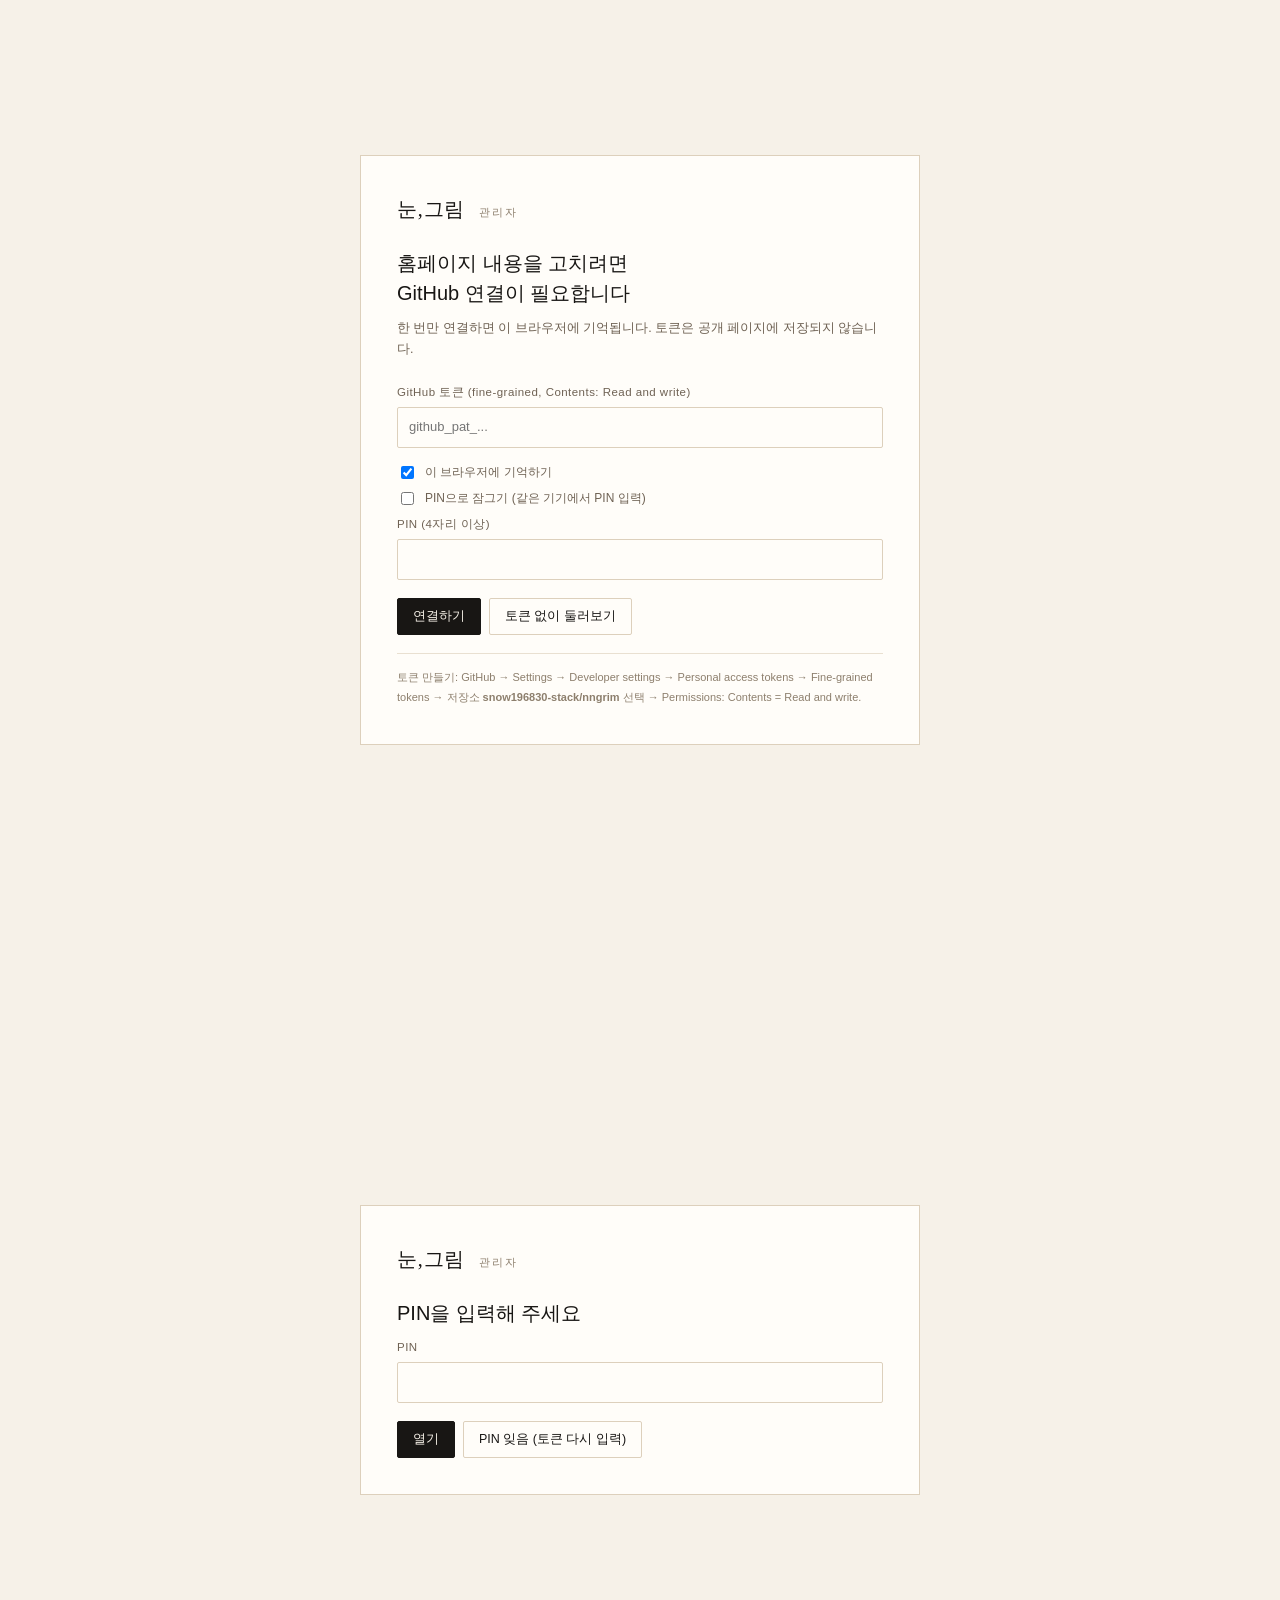
<file: admin/index.html>
<!DOCTYPE html>
<html lang="ko">
<head>
<meta charset="utf-8">
<meta name="viewport" content="width=device-width, initial-scale=1">
<meta name="robots" content="noindex, nofollow">
<title>눈,그림 — 관리자</title>
<link rel="stylesheet" href="admin.css">
</head>
<body>

<!-- ============ 연결 화면 ============ -->
<section class="gate" id="gate" hidden>
  <div class="gate__box">
    <p class="gate__brand">눈,그림 <span>관리자</span></p>
    <h1>홈페이지 내용을 고치려면<br>GitHub 연결이 필요합니다</h1>
    <p class="gate__lead">한 번만 연결하면 이 브라우저에 기억됩니다. 토큰은 공개 페이지에 저장되지 않습니다.</p>
    <form id="gateForm" autocomplete="off">
      <label class="field">
        <span class="field__label">GitHub 토큰 (fine-grained, Contents: Read and write)</span>
        <input class="input" id="tokenInput" type="password" placeholder="github_pat_..." spellcheck="false">
      </label>
      <label class="check"><input type="checkbox" id="rememberToken" checked> 이 브라우저에 기억하기</label>
      <label class="check"><input type="checkbox" id="usePin"> PIN으로 잠그기 (같은 기기에서 PIN 입력)</label>
      <label class="field" id="pinField">
        <span class="field__label">PIN (4자리 이상)</span>
        <input class="input" id="pinInput" type="password" inputmode="numeric" disabled>
      </label>
      <p class="alert" id="gateAlert" hidden></p>
      <div class="gate__actions">
        <button class="btn btn--primary" type="submit" id="gateSubmit">연결하기</button>
        <button class="btn" type="button" id="gateSkip">토큰 없이 둘러보기</button>
      </div>
      <p class="gate__hint">토큰 만들기: GitHub → Settings → Developer settings → Personal access tokens → Fine-grained tokens → 저장소 <b>snow196830-stack/nngrim</b> 선택 → Permissions: Contents = Read and write.</p>
    </form>
  </div>
</section>

<section class="gate" id="pinGate" hidden>
  <div class="gate__box">
    <p class="gate__brand">눈,그림 <span>관리자</span></p>
    <h1>PIN을 입력해 주세요</h1>
    <form id="pinForm">
      <label class="field">
        <span class="field__label">PIN</span>
        <input class="input" id="pinUnlock" type="password" inputmode="numeric" autocomplete="off">
      </label>
      <p class="alert" id="pinAlert" hidden></p>
      <div class="gate__actions">
        <button class="btn btn--primary" type="submit">열기</button>
        <button class="btn" type="button" id="pinReset">PIN 잊음 (토큰 다시 입력)</button>
      </div>
    </form>
  </div>
</section>

<!-- ============ 편집 화면 ============ -->
<div class="app" id="editor" hidden>
  <header class="top">
    <div class="top__in">
      <div class="top__brand">
        <b>눈,그림</b><span>관리자</span>
      </div>
      <div class="top__conn">
        <span class="dot" id="connDot"></span>
        <span id="connText">연결 전</span>
        <span class="top__repo" id="repoName"></span>
      </div>
      <div class="top__tools">
        <div class="top__lang" role="group" aria-label="편집 언어">
          <button type="button" data-editlang="kr" class="is-on">한국어</button>
          <button type="button" data-editlang="jp">日本語</button>
          <button type="button" data-editlang="en">English</button>
        </div>
        <a class="btn btn--sm" href="../" target="_blank" rel="noopener">홈페이지 열기</a>
        <button class="btn btn--sm" type="button" id="lockBtn" hidden>연결 해제</button>
      </div>
    </div>
    <p class="top__meta" id="metaInfo"></p>
  </header>

  <main class="main">
    <div class="intro">
      <h1>홈페이지 편집</h1>
      <p>문구를 고치면 아래 <b>저장 및 홈페이지 반영</b>을 누르세요. 저장하면 GitHub에 커밋되고 30~60초 뒤 홈페이지에 반영됩니다.</p>
      <p class="intro__lang">지금 편집 중인 언어: <b id="editLangName">한국어</b> — 위 버튼으로 언어를 바꾸면 그 언어의 문구를 고칠 수 있습니다. (한국어가 기본값이고, 비어 있으면 한국어가 표시됩니다.)</p>
    </div>
    <div id="sections"></div>
    <section class="card" id="jsonCard">
      <header class="card__head">
        <h2>JSON 직접 편집</h2>
        <p class="card__lead">고급 기능입니다. 형식이 틀리면 저장되지 않습니다. ‘검증’으로 먼저 확인하세요.</p>
      </header>
      <div class="json">
        <button class="btn btn--sm" type="button" id="jsonLoad">현재 내용 불러오기</button>
        <button class="btn btn--sm" type="button" id="jsonCheck">검증</button>
        <span class="json__msg" id="jsonMsg"></span>
        <textarea class="input input--mono" id="jsonArea" rows="18" spellcheck="false" placeholder="{ ... }"></textarea>
        <button class="btn btn--sm" type="button" id="jsonApply">이 내용을 편집기에 적용</button>
      </div>
    </section>
  </main>

  <div class="savebar" id="savebar" hidden>
    <div class="savebar__status" id="saveStatus">변경사항 없음</div>
    <div class="savebar__tools">
      <button class="btn btn--sm" type="button" id="downloadBtn">백업 내려받기</button>
      <label class="btn btn--sm" for="uploadInput">백업 불러오기</label>
      <input type="file" id="uploadInput" accept="application/json" hidden>
      <button class="btn btn--sm" type="button" id="reloadBtn">새로고침</button>
      <button class="btn btn--sm" type="button" id="revertBtn">되돌리기</button>
      <button class="btn btn--primary" type="button" id="saveBtn">저장 및 홈페이지 반영</button>
    </div>
  </div>
</div>

<script src="admin.js"></script>
</body>
</html>
</file>
<file: assets/fonts/fonts.css>
/* 눈,그림 — subset webfonts (generated by tools/build-fonts.py) */
/* 글자 단위로 잘라낸 서브셋입니다. 문구를 바꾼 뒤에는 스크립트를 다시 실행하세요. */

@font-face{
  font-family:'Noto Serif KR';
  font-style:normal;
  font-weight:400;
  font-display:swap;
  src:url('./serif-400.woff2') format('woff2');
}
@font-face{
  font-family:'Noto Serif KR';
  font-style:normal;
  font-weight:500;
  font-display:swap;
  src:url('./serif-500.woff2') format('woff2');
}
@font-face{
  font-family:'Noto Sans KR';
  font-style:normal;
  font-weight:400;
  font-display:swap;
  src:url('./sans-400.woff2') format('woff2');
}
@font-face{
  font-family:'Noto Sans KR';
  font-style:normal;
  font-weight:500;
  font-display:swap;
  src:url('./sans-500.woff2') format('woff2');
}
@font-face{
  font-family:'Noto Sans KR';
  font-style:normal;
  font-weight:700;
  font-display:swap;
  src:url('./sans-700.woff2') format('woff2');
}
</file>
<file: styles.css>
/* =========================================================
   눈,그림 (NUNGRIM) — styles.css
   paper · ink · terracotta
   ========================================================= */

:root{
  --paper:#f6f1e8;
  --paper-2:#efe7da;
  --paper-3:#e8ddcc;
  --ink:#181614;
  --ink-2:#2c2824;
  --muted:#6f6254;
  --muted-2:#8d7f6d;
  --line:#ddd0bc;
  --line-soft:#e7dccb;
  --accent:#a4553c;
  --accent-2:#8a4530;
  --kakao:#3b2f28;
  --line-green:#06c755;
  --white:#fffdf9;
  --serif:"Noto Serif KR",Georgia,"Times New Roman",serif;
  --sans:"Noto Sans KR",-apple-system,BlinkMacSystemFont,"Segoe UI",Roboto,sans-serif;
  --wrap:1180px;
  --ease:cubic-bezier(.22,.61,.36,1);
}

*,*::before,*::after{box-sizing:border-box}
html{-webkit-text-size-adjust:100%;scroll-behavior:smooth}
body{
  margin:0;
  background:var(--paper);
  color:var(--ink);
  font-family:var(--sans);
  font-size:16px;
  line-height:1.75;
  letter-spacing:-.01em;
  word-break:keep-all;
  overflow-wrap:break-word;
  -webkit-font-smoothing:antialiased;
  overflow-x:hidden;
}
img{max-width:100%;height:auto;display:block}
a{color:inherit;text-decoration:none}
button{font-family:inherit;color:inherit}
h1,h2,h3,p,dl,dd,ul,ol,figure,blockquote{margin:0}
h1,h2,h3,.hero__title,.sec__title,.work__name,.reel__t,.about__quote p{word-break:keep-all;line-break:strict;overflow-wrap:break-word}
ul,ol{padding:0;list-style:none}
::selection{background:var(--ink);color:var(--paper)}

.wrap{width:min(100% - 48px,var(--wrap));margin-inline:auto}
.skip{position:absolute;left:-9999px;top:0;z-index:200;background:var(--ink);color:var(--paper);padding:10px 16px}
.skip:focus{left:12px;top:12px}
.muted{color:var(--muted)}
[hidden]{display:none !important}

.eyebrow{
  font-family:var(--sans);
  font-size:11px;
  font-weight:500;
  letter-spacing:.24em;
  color:var(--accent);
  text-transform:uppercase;
  margin-bottom:18px;
}

/* ---------- buttons ---------- */
.btn{
  display:inline-flex;align-items:center;justify-content:center;gap:9px;
  padding:14px 26px;border-radius:2px;border:1px solid transparent;
  font-size:14px;font-weight:500;letter-spacing:.01em;line-height:1.2;
  cursor:pointer;transition:.25s var(--ease);white-space:nowrap;
}
.btn .ic{width:18px;height:18px;fill:currentColor;flex:0 0 auto}
.btn--primary{background:var(--ink);color:var(--paper)}
.btn--primary:hover{background:var(--accent);transform:translateY(-1px)}
.btn--ghost{border-color:var(--line);color:var(--ink);background:transparent}
.btn--ghost:hover{border-color:var(--ink);background:rgba(24,22,20,.04)}
.btn--outline{border-color:var(--ink);color:var(--ink)}
.btn--outline:hover{background:var(--ink);color:var(--paper)}
.btn--line{background:transparent;color:#0a8a44;border-color:#b7e2c7}
.btn--line:hover{background:var(--line-green);border-color:var(--line-green);color:#fff}
.btn--sm{padding:10px 16px;font-size:13px}
.btn--lg{padding:17px 34px;font-size:15px}
.btn.is-line .ic{display:none}

/* ---------- topbar ---------- */
.topbar{background:var(--ink);color:#efe7da;font-size:12px;letter-spacing:.02em}
.topbar__in{display:flex;align-items:center;justify-content:space-between;gap:16px;min-height:38px}
.topbar__notice{margin:0;opacity:.9;white-space:nowrap;overflow:hidden;text-overflow:ellipsis;min-width:0;flex:1 1 auto}
.topbar__links{display:flex;gap:18px;align-items:center;flex:0 0 auto}
.topbar__links a{display:inline-flex;align-items:center;gap:6px;opacity:.85}
.topbar__links a:hover{opacity:1}
.topbar .ic{width:14px;height:14px;fill:currentColor}
.dot-n{display:inline-flex;align-items:center;justify-content:center;width:15px;height:15px;border-radius:3px;background:#03c75a;color:#fff;font-size:10px;font-weight:700;line-height:1}

/* ---------- header ---------- */
.hdr{
  position:sticky;top:0;z-index:60;
  background:rgba(246,241,232,.86);
  backdrop-filter:blur(14px);
  -webkit-backdrop-filter:blur(14px);
  border-bottom:1px solid transparent;
  transition:border-color .3s,background .3s,box-shadow .3s;
}
.hdr.is-scrolled{border-bottom-color:var(--line);box-shadow:0 6px 30px -22px rgba(24,22,20,.5)}
.hdr__in{display:flex;align-items:center;justify-content:space-between;gap:24px;min-height:76px}
.brand{display:flex;flex-direction:column;line-height:1;gap:5px}
.brand__kr{font-family:var(--serif);font-weight:500;font-size:22px;letter-spacing:.04em}
.brand__en{font-size:9.5px;letter-spacing:.42em;color:var(--muted-2)}
.nav{display:flex;align-items:center;gap:28px;margin-left:auto;margin-right:auto}
.nav a{font-size:13.5px;letter-spacing:.02em;color:var(--ink-2);position:relative;padding:6px 0}
.nav a::after{content:"";position:absolute;left:0;right:100%;bottom:0;height:1px;background:var(--accent);transition:right .3s var(--ease)}
.nav a:hover::after{right:0}
.nav__cta{
  display:none;
  border:1px solid var(--ink);padding:9px 16px !important;border-radius:2px;
}
.nav__cta::after{display:none}
.nav__cta:hover{background:var(--ink);color:var(--paper)}
.hdr__right{display:flex;align-items:center;gap:14px}
.lang{display:flex;align-items:center;border:1px solid var(--line);border-radius:2px;overflow:hidden}
.lang button{
  border:0;background:transparent;padding:7px 9px;font-size:10.5px;letter-spacing:.12em;
  cursor:pointer;color:var(--muted-2);transition:.2s;
}
.lang button + button{border-left:1px solid var(--line)}
.lang button.is-on{background:var(--ink);color:var(--paper)}
.hdr__cta{display:inline-flex;border-color:var(--ink)}
.hdr__cta:hover{background:var(--ink);color:var(--paper)}
.burger{display:none;width:40px;height:36px;border:1px solid var(--line);background:transparent;border-radius:2px;padding:0;align-items:center;justify-content:center;flex-direction:column;gap:5px;cursor:pointer}
.burger span{display:block;width:16px;height:1.5px;background:var(--ink);transition:.25s}

/* ---------- hero ---------- */
.hero{padding:clamp(40px,6vw,84px) 0 clamp(30px,4vw,54px);position:relative}
.hero__grid{display:grid;grid-template-columns:1fr 1.02fr;gap:clamp(28px,5vw,72px);align-items:center}
.hero__title{
  font-family:var(--serif);font-weight:500;
  font-size:clamp(34px,4.5vw,60px);line-height:1.22;letter-spacing:-.02em;
  margin-bottom:26px;
}
.hero__lead{font-size:15.5px;line-height:1.9;color:var(--ink-2);max-width:44ch}
.hero__actions{display:flex;flex-wrap:wrap;gap:12px;margin:32px 0 18px}
.hero__note{font-size:12.5px;color:var(--muted)}
.hero__line{font-size:12.5px;color:var(--muted);margin-top:6px}
.hero__linebox{
  display:inline-flex;align-items:center;gap:10px;margin-top:12px;
  background:var(--white);border:1px solid var(--line);border-radius:3px;padding:8px 10px 8px 14px;
}
.hero__lineid{font-size:12.5px;letter-spacing:.04em}
.hero__lineid b{font-weight:500;color:var(--ink)}
.hero__media{position:relative}
.hero__media img{width:100%;aspect-ratio:4/3;object-fit:cover;object-position:center 32%;filter:saturate(.98)}
.hero__media::before{
  content:"";position:absolute;inset:-14px -14px 14px 14px;border:1px solid var(--line);pointer-events:none;
}
.hero__badge{
  position:absolute;left:-18px;bottom:-18px;background:var(--ink);color:var(--paper);
  padding:16px 20px;display:flex;flex-direction:column;gap:2px;line-height:1.4;min-width:132px;
}
.hero__badge b{font-family:var(--serif);font-size:22px;font-weight:500;letter-spacing:.02em}
.hero__badge span{font-size:10.5px;letter-spacing:.06em;opacity:.82}

/* ---------- stats ---------- */
.stats{border-top:1px solid var(--line);border-bottom:1px solid var(--line);background:var(--paper-2)}
.stats__grid{display:grid;grid-template-columns:repeat(4,1fr)}
.stat{padding:30px 26px;border-left:1px solid var(--line)}
.stat:first-child{border-left:0;padding-left:0}
.stat__num{font-family:var(--serif);font-size:clamp(20px,2.2vw,27px);font-weight:500;letter-spacing:-.01em;line-height:1.3}
.stat__label{font-size:12px;color:var(--muted);margin-top:5px;line-height:1.55}
.stat__label small{display:block;font-size:10.5px;color:var(--muted-2);letter-spacing:.03em}
.stats__foot{font-size:11px;color:var(--muted-2);padding:0 0 22px;line-height:1.6}

/* ---------- section base ---------- */
.sec{padding:clamp(64px,8vw,116px) 0}
.sec__head{max-width:640px;margin-bottom:clamp(34px,4vw,56px)}
.sec__head--center{margin-inline:auto;text-align:center}
.sec__head--split{max-width:none;display:grid;grid-template-columns:1fr 1fr;gap:40px;align-items:end}
.sec__head--split .sec__lead--right{max-width:44ch;justify-self:end}
.sec__title{font-family:var(--serif);font-weight:500;font-size:clamp(28px,3.4vw,42px);line-height:1.3;letter-spacing:-.02em}
.sec__lead{font-size:14.5px;line-height:1.9;color:var(--ink-2);margin-top:18px}
.sec__fine{font-size:11.5px;color:var(--muted-2);line-height:1.8;margin-top:28px;border-top:1px solid var(--line-soft);padding-top:16px}

/* ---------- signature ---------- */
.sig{display:grid;grid-template-columns:.72fr 1fr;gap:clamp(30px,5vw,72px);align-items:start}
.sig__media{position:sticky;top:110px}
.sig__media img{width:100%;aspect-ratio:4/5;object-fit:cover;object-position:center 28%}
.sig__media figcaption{font-size:10px;letter-spacing:.3em;color:var(--muted-2);margin-top:12px}
.works{display:flex;flex-direction:column}
.work{display:grid;grid-template-columns:54px 1fr;gap:10px;padding:26px 0;border-top:1px solid var(--line)}
.work:first-child{border-top:0;padding-top:0}
.work__no{font-family:var(--serif);font-size:13px;color:var(--accent);letter-spacing:.1em;padding-top:4px}
.work__en{font-size:9.5px;letter-spacing:.26em;color:var(--muted-2);margin-bottom:6px}
.work__name{font-family:var(--serif);font-size:clamp(19px,2vw,23px);font-weight:500;letter-spacing:-.01em;margin-bottom:10px}
.work__desc{font-size:13.5px;line-height:1.9;color:var(--ink-2);max-width:52ch}
.work__meta{display:inline-block;font-size:11.5px;color:var(--muted);margin-top:10px;border-bottom:1px solid var(--line);padding-bottom:2px}

/* ---------- influencers ---------- */
.sec--inf{background:var(--ink);color:var(--paper)}
.sec--inf .eyebrow{color:#d99a7f}
.sec--inf .sec__title{color:var(--paper)}
.sec--inf .sec__lead{color:#cfc4b4}
.sec--inf .sec__fine{color:#9a8d7c;border-top-color:rgba(255,255,255,.14)}
.inf{display:grid;grid-template-columns:repeat(4,1fr);gap:clamp(10px,1.6vw,22px)}
.inf__cell{opacity:0;transform:translateY(16px);transition:opacity .7s var(--ease),transform .7s var(--ease)}
.inf__cell.is-in{opacity:1;transform:none}
.inf__card{display:block;position:relative}
.inf__media{display:block;position:relative;overflow:hidden;background:#241f1b;aspect-ratio:4/5}
.inf__media img{width:100%;height:100%;object-fit:cover;object-position:center 26%;transition:transform .9s var(--ease),filter .5s;filter:grayscale(.12) contrast(1.02)}
.inf__card:hover .inf__media img{transform:scale(1.045);filter:grayscale(0)}
.inf__ig{
  position:absolute;right:12px;top:12px;width:30px;height:30px;border-radius:50%;
  display:flex;align-items:center;justify-content:center;
  background:rgba(12,10,9,.45);backdrop-filter:blur(4px);opacity:0;transform:translateY(-4px);transition:.35s var(--ease);
}
.inf__ig svg{width:15px;height:15px;fill:#fff}
.inf__card:hover .inf__ig,.inf__card:focus-visible .inf__ig{opacity:1;transform:none}
.inf__tag{
  position:absolute;left:10px;bottom:10px;background:rgba(246,241,232,.94);color:var(--ink);
  font-size:10px;letter-spacing:.06em;padding:4px 8px;border-radius:2px;
}
.inf__body{display:block;padding:13px 2px 0}
.inf__handle{display:block;font-size:13px;font-weight:500;letter-spacing:.01em;color:var(--paper)}
.inf__meta{display:flex;gap:7px;align-items:baseline;flex-wrap:wrap;margin-top:3px}
.inf__name{font-size:11.5px;color:#b9ac9a}
.inf__followers{font-size:11px;color:#8f8272}
.inf__cta{
  display:inline-block;font-size:10.5px;letter-spacing:.06em;color:#d99a7f;margin-top:7px;
  border-bottom:1px solid rgba(217,154,127,.4);padding-bottom:1px;opacity:.9;
}
.inf__card:hover .inf__cta{color:#f0c3ad;border-bottom-color:#f0c3ad}
.inf__note{max-width:70ch}

/* ---------- gallery ---------- */
.gal{display:grid;grid-template-columns:repeat(3,1fr);gap:clamp(8px,1.2vw,16px)}
.gal__item{display:block;position:relative;overflow:hidden;background:var(--paper-3)}
.gal__media{display:block;aspect-ratio:1/1;overflow:hidden}
.gal__media img{width:100%;height:100%;object-fit:cover;transition:transform .9s var(--ease)}
.gal__item:hover .gal__media img{transform:scale(1.05)}
.gal__item--wide{grid-column:span 2}
.gal__item--wide .gal__media{aspect-ratio:2/1}
.gal__cap{
  display:flex;justify-content:space-between;align-items:center;gap:10px;
  padding:11px 2px 0;font-size:11.5px;color:var(--ink-2);
}
.gal__cap-i{font-size:10px;letter-spacing:.08em;color:var(--muted-2);flex:0 0 auto}

/* ---------- reels ---------- */
.sec--reels{background:var(--paper-2);border-top:1px solid var(--line);border-bottom:1px solid var(--line)}
.reels{position:relative}
.reels__viewport{display:flex;overflow-x:auto;scroll-snap-type:x mandatory;scrollbar-width:none;gap:16px;padding-bottom:6px}
.reels__viewport::-webkit-scrollbar{display:none}
.reels__track{display:flex;gap:16px}
.reels__slide{flex:0 0 clamp(240px,28vw,340px);scroll-snap-align:start}
.reel{display:block}
.reel__media{display:block;position:relative;aspect-ratio:9/14;overflow:hidden;background:#1d1a17}
.reel__video{width:100%;height:100%;object-fit:cover}
.reel__no{position:absolute;left:12px;top:12px;font-size:9.5px;letter-spacing:.2em;color:#fff;opacity:.85}
.reel__ig{position:absolute;right:12px;top:12px;width:26px;height:26px;display:flex;align-items:center;justify-content:center;border-radius:50%;background:rgba(0,0,0,.35)}
.reel__ig svg{width:14px;height:14px;fill:#fff}
.reel__meta{display:block;padding:12px 2px 0}
.reel__t{display:block;font-family:var(--serif);font-size:15px;line-height:1.5}
.reel__d{display:block;font-size:11.5px;color:var(--muted);margin-top:3px;line-height:1.6}
.reel__cta{display:inline-block;margin-top:8px;font-size:12px;color:var(--accent)}
.reels__ctrl{display:flex;align-items:center;gap:14px;margin-top:22px}
.reels__nav{width:38px;height:38px;border:1px solid var(--line);background:transparent;border-radius:50%;cursor:pointer;display:flex;align-items:center;justify-content:center;transition:.2s}
.reels__nav:hover{background:var(--ink);border-color:var(--ink)}
.reels__nav svg{width:16px;height:16px;fill:none;stroke:currentColor;stroke-width:1.6;stroke-linecap:round;stroke-linejoin:round}
.reels__nav:hover svg{stroke:var(--paper)}
.reels__dots{display:flex;gap:7px;align-items:center}
.reels__dot{width:6px;height:6px;border-radius:50%;border:0;background:var(--line);padding:0;cursor:pointer;transition:.25s}
.reels__dot[aria-current="true"]{background:var(--ink);width:20px;border-radius:3px}
.reels__toggle{width:38px;height:38px;border:1px solid var(--line);border-radius:50%;background:transparent;cursor:pointer;display:flex;align-items:center;justify-content:center;margin-left:6px}
.reels__toggle span{width:9px;height:10px;border-left:2.5px solid var(--ink);border-right:2.5px solid var(--ink);display:block}
.reels__toggle[aria-pressed="true"] span{width:0;height:0;border:0;border-left:9px solid var(--ink);border-top:5.5px solid transparent;border-bottom:5.5px solid transparent}

/* ---------- about ---------- */
.about{display:grid;grid-template-columns:1.1fr .9fr;gap:clamp(30px,5vw,70px);align-items:center}
.about__no{
  display:inline-block;margin-top:22px;padding:9px 14px;border:1px solid var(--line);
  font-size:12px;letter-spacing:.01em;color:var(--ink-2);background:var(--white);
}
.about__no::before{content:"NO";font-size:9px;letter-spacing:.18em;color:var(--accent);margin-right:9px}
.pillars{margin-top:22px;display:grid;grid-template-columns:1fr 1fr;gap:1px;background:var(--line);border:1px solid var(--line)}
.pillars li{background:var(--paper);padding:20px 18px;display:grid;grid-template-columns:26px 1fr;gap:8px}
.pillars li>span{font-family:var(--serif);font-size:11px;color:var(--accent);letter-spacing:.08em;padding-top:3px}
.pillars h3{font-size:13.5px;font-weight:500;margin-bottom:5px}
.pillars p{font-size:11.5px;line-height:1.75;color:var(--muted)}
.about__quote{margin-top:30px;padding-left:18px;border-left:2px solid var(--accent)}
.about__quote p{font-family:var(--serif);font-size:17px;line-height:1.7;letter-spacing:-.01em}
.about__quote cite{display:block;font-style:normal;font-size:11px;color:var(--muted-2);margin-top:8px}
.about__media img{width:100%;aspect-ratio:4/5;object-fit:cover;object-position:center 28%}
.about__media figcaption{font-size:10.5px;letter-spacing:.12em;color:var(--muted-2);margin-top:10px}

/* ---------- price ---------- */
.sec--price{background:var(--white)}
.price{border-top:1px solid var(--line)}
.price__row{display:flex;justify-content:space-between;align-items:baseline;gap:20px;padding:18px 0;border-bottom:1px solid var(--line-soft)}
.price__name{font-size:14.5px}
.price__meta{font-size:12px;color:var(--muted);text-align:right;flex:0 0 auto}
.price__note{font-size:12px;color:var(--accent-2);margin-top:20px;line-height:1.8}

/* ---------- booking ---------- */
.steps{display:grid;grid-template-columns:repeat(3,1fr);gap:1px;background:var(--line);border:1px solid var(--line);margin-bottom:40px}
.steps li{background:var(--paper);padding:26px 22px}
.steps__no{display:block;font-family:var(--serif);font-size:12px;color:var(--accent);letter-spacing:.1em;margin-bottom:12px}
.steps h3{font-family:var(--serif);font-size:18px;font-weight:500;margin-bottom:8px;letter-spacing:-.01em}
.steps p{font-size:12.5px;line-height:1.85;color:var(--muted)}
.book{display:flex;flex-wrap:wrap;gap:16px;justify-content:space-between;align-items:center;padding:26px;border:1px solid var(--ink)}
.book__main{display:flex;flex-wrap:wrap;gap:10px}
.book__sub{display:flex;flex-wrap:wrap;gap:10px}
.book__note{font-size:11.5px;color:var(--muted);margin-top:18px;line-height:1.8}

/* ---------- faq ---------- */
.sec--faq{background:var(--paper-2)}
.faq{display:grid;grid-template-columns:.8fr 1.2fr;gap:clamp(30px,5vw,64px);align-items:start}
.faq .sec__head{position:sticky;top:110px;margin-bottom:0}
.faq__list{border-top:1px solid var(--ink)}
.faq__item{border-bottom:1px solid var(--line)}
.faq__q{display:flex;justify-content:space-between;align-items:center;gap:18px;padding:18px 2px;cursor:pointer;list-style:none;font-size:14px;line-height:1.6}
.faq__q::-webkit-details-marker{display:none}
.faq__plus{position:relative;width:12px;height:12px;flex:0 0 auto}
.faq__plus::before,.faq__plus::after{content:"";position:absolute;background:var(--ink);transition:.25s}
.faq__plus::before{left:0;right:0;top:5.5px;height:1px}
.faq__plus::after{top:0;bottom:0;left:5.5px;width:1px}
.faq__item[open] .faq__plus::after{transform:scaleY(0)}
.faq__a{padding:0 2px 20px;font-size:13px;line-height:1.95;color:var(--ink-2);max-width:60ch}

/* ---------- visit ---------- */
.visit{display:grid;grid-template-columns:1.05fr .95fr;gap:clamp(30px,5vw,66px);align-items:center}
.visit__list{margin-top:26px;border-top:1px solid var(--line)}
.visit__list>div{display:grid;grid-template-columns:78px 1fr;gap:16px;padding:15px 0;border-bottom:1px solid var(--line-soft)}
.visit__list dt{font-size:11px;letter-spacing:.14em;color:var(--muted-2);padding-top:3px}
.visit__list dd{font-size:13.5px;line-height:1.8}
.visit__list a{border-bottom:1px solid var(--line)}
.visit__list a:hover{border-bottom-color:var(--ink)}
.visit__actions{display:flex;flex-wrap:wrap;gap:10px;margin-top:26px}
.visit__note{font-size:11px;color:var(--muted-2);margin-top:16px}
.minimap{width:100%;height:auto;box-shadow:0 30px 60px -50px rgba(24,22,20,.6)}
.visit__mapnote{font-size:11px;color:var(--muted-2);margin-top:12px;text-align:right}

/* ---------- footer ---------- */
.ft{background:var(--ink);color:#cfc4b4;padding:60px 0 34px;font-size:12px}
.ft__top{display:flex;justify-content:space-between;gap:40px;flex-wrap:wrap;padding-bottom:34px;border-bottom:1px solid rgba(255,255,255,.12)}
.ft__logo{font-family:var(--serif);font-size:26px;font-weight:500;color:var(--paper);margin-bottom:12px}
.ft__desc{line-height:1.9;opacity:.75}
.ft__links{display:flex;flex-wrap:wrap;gap:10px 26px;align-content:flex-start;font-size:12px}
.ft__links a{opacity:.8;border-bottom:1px solid transparent;padding-bottom:2px}
.ft__links a:hover{opacity:1;border-bottom-color:#8d7f6d}
.ft__bottom{display:flex;justify-content:space-between;gap:24px;flex-wrap:wrap;padding-top:22px;font-size:10.5px;color:#8d7f6d;line-height:1.8}
.ft__bottom p{max-width:70ch}
.ft__copy{flex:0 0 auto}

/* ---------- floating ---------- */
.fab{
  position:fixed;right:22px;bottom:22px;z-index:70;
  display:inline-flex;align-items:center;gap:9px;
  background:var(--ink);color:var(--paper);padding:13px 20px;border-radius:999px;
  font-size:13px;box-shadow:0 18px 40px -18px rgba(24,22,20,.6);
  opacity:0;transform:translateY(14px);pointer-events:none;transition:.35s var(--ease);
}
.fab.is-on{opacity:1;transform:none;pointer-events:auto}
.fab.is-off{opacity:0;transform:translateY(14px);pointer-events:none}
.fab .ic{width:17px;height:17px;fill:currentColor}
.fab:hover{background:var(--accent)}
.fab.is-line{background:var(--line-green)}

/* ---------- toast ---------- */
.toast{
  position:fixed;left:50%;bottom:88px;transform:translate(-50%,14px);z-index:120;
  background:var(--ink);color:var(--paper);padding:12px 20px;border-radius:3px;
  font-size:12.5px;opacity:0;pointer-events:none;transition:.3s var(--ease);
}
.toast.is-on{opacity:1;transform:translate(-50%,0)}

/* ---------- reveal ---------- */
.reveal{opacity:0;transform:translateY(18px);transition:opacity .8s var(--ease),transform .8s var(--ease)}
.reveal.is-in{opacity:1;transform:none}
.no-js .reveal{opacity:1;transform:none}

/* ---------- responsive ---------- */
@media (max-width:1080px){
  .nav{gap:20px}
  .hdr__cta{display:none}
  .inf{grid-template-columns:repeat(3,1fr)}
  .faq{grid-template-columns:1fr}
  .faq .sec__head{position:static}
}
@media (max-width:900px){
  .wrap{width:min(100% - 36px,var(--wrap))}
  .hero__grid{grid-template-columns:1fr;gap:34px}
  .hero__media{order:-1}
  .hero__media img{height:min(58vh,480px);object-position:center 26%}
  .hero__badge{left:auto;right:14px;bottom:-16px}
  .hero__media::before{inset:-10px -10px 10px 10px}
  .sig{grid-template-columns:1fr}
  .sig__media{position:static;max-width:420px}
  .about{grid-template-columns:1fr}
  .about__media{order:-1;max-width:420px}
  .visit{grid-template-columns:1fr}
  .visit__map{order:-1}
  .sec__head--split{grid-template-columns:1fr;gap:18px}
  .sec__head--split .sec__lead--right{justify-self:start}
  .stats__grid{grid-template-columns:1fr 1fr}
  .stat{border-left:0;padding:20px 0}
  .stat:nth-child(n+3){border-top:1px solid var(--line)}
  .stats__grid{column-gap:24px}

  /* mobile nav */
  .burger{display:flex}
  .nav{
    position:fixed;inset:0 0 auto 0;top:0;padding:96px 28px 40px;
    background:var(--paper);flex-direction:column;align-items:flex-start;gap:0;
    transform:translateY(-102%);transition:transform .45s var(--ease);z-index:-1;
    border-bottom:1px solid var(--line);margin:0;
    height:100dvh;overflow-y:auto;
  }
  .nav a{font-family:var(--serif);font-size:22px;width:100%;padding:14px 0;border-bottom:1px solid var(--line-soft)}
  .nav a::after{display:none}
  .nav__cta{display:block;margin-top:20px;text-align:center;font-family:var(--sans) !important;font-size:14px !important;padding:14px 16px !important}
  body.nav-open .nav{transform:none}
  body.nav-open{overflow:hidden}
  body.nav-open .burger span:first-child{transform:translateY(3.2px) rotate(45deg)}
  body.nav-open .burger span:last-child{transform:translateY(-3.2px) rotate(-45deg)}
  .hdr__right .lang{margin-left:auto}
}
@media (max-width:720px){
  .topbar__links a span:last-child{display:none}
  .topbar__notice{font-size:11px}
  .hdr__in{min-height:64px}
  .brand__kr{font-size:19px}
  .inf{grid-template-columns:1fr 1fr;gap:10px}
  .inf__body{padding-top:10px}
  .inf__cta{font-size:10px}
  .gal{grid-template-columns:1fr 1fr}
  .gal__item--wide{grid-column:span 2}
  .steps{grid-template-columns:1fr}
  .book{flex-direction:column;align-items:stretch;padding:20px}
  .book__main .btn,.book__sub .btn{flex:1}
  .pillars{grid-template-columns:1fr}
  .visit__list>div{grid-template-columns:64px 1fr;gap:12px}
  .fab{right:14px;bottom:14px;padding:12px 18px;font-size:12px}
  .ft__bottom{flex-direction:column;gap:12px}
  .about__quote p{font-size:15.5px}
}
@media (max-width:460px){
  .hero__title{font-size:30px}
  .sec__title{font-size:25px}
  .hero__actions .btn{width:100%}
  .inf__followers{display:none}
  .reels__slide{flex-basis:78vw}
}
@media (prefers-reduced-motion:reduce){
  html{scroll-behavior:auto}
  *{animation-duration:.001ms !important;transition-duration:.001ms !important}
  .reveal,.inf__cell{opacity:1;transform:none}
}
</file>
<file: admin/admin.css>
/* 눈,그림 관리자 — admin.css */
:root{
  --paper:#f6f1e8;--white:#fffdf9;--ink:#181614;--muted:#6f6254;--muted2:#8d7f6d;
  --line:#ddd0bc;--line2:#e9e0d1;--accent:#a4553c;--ok:#2f6b4f;--warn:#8a6a1f;--bad:#9b3131;
  --sans:"Noto Sans KR",-apple-system,BlinkMacSystemFont,"Segoe UI",Roboto,sans-serif;
}
*{box-sizing:border-box}
body{margin:0;background:var(--paper);color:var(--ink);font-family:var(--sans);font-size:14px;line-height:1.7;-webkit-font-smoothing:antialiased}
h1,h2,h3,p{margin:0}
button{font-family:inherit}
.btn{display:inline-flex;align-items:center;justify-content:center;gap:6px;padding:9px 15px;border:1px solid var(--line);background:var(--white);color:var(--ink);border-radius:2px;font-size:12.5px;cursor:pointer;transition:.2s;white-space:nowrap}
.btn:hover{border-color:var(--ink)}
.btn--primary{background:var(--ink);border-color:var(--ink);color:var(--paper)}
.btn--primary:hover{background:var(--accent);border-color:var(--accent)}
.btn--sm{padding:6px 11px;font-size:11.5px}
.btn--add{width:100%;margin-top:10px;border-style:dashed;color:var(--muted);background:transparent}
.btn--add:hover{color:var(--ink);border-color:var(--ink)}
.input{width:100%;padding:9px 11px;border:1px solid var(--line);background:var(--white);border-radius:2px;font-family:inherit;font-size:13px;line-height:1.6;color:var(--ink)}
.input:focus{outline:0;border-color:var(--ink)}
.input--mono{font-family:ui-monospace,SFMono-Regular,Menlo,monospace;font-size:12px}

/* gate */
.gate{min-height:100vh;display:flex;align-items:center;justify-content:center;padding:28px}
.gate__box{width:min(100%,560px);background:var(--white);border:1px solid var(--line);padding:36px}
.gate__brand{font-family:Georgia,serif;font-size:20px;letter-spacing:.04em;margin-bottom:22px}
.gate__brand span{font-family:var(--sans);font-size:11px;letter-spacing:.2em;color:var(--muted2);margin-left:8px}
.gate h1{font-size:20px;line-height:1.5;font-weight:500;margin-bottom:10px}
.gate__lead{font-size:12.5px;color:var(--muted);margin-bottom:22px}
.gate__actions{display:flex;gap:8px;flex-wrap:wrap;margin-top:18px}
.gate__hint{font-size:11px;color:var(--muted2);margin-top:18px;line-height:1.8;border-top:1px solid var(--line2);padding-top:14px}
.field{display:block;margin-bottom:14px}
.field__label{display:block;font-size:11.5px;letter-spacing:.04em;color:var(--muted);margin-bottom:5px}
.field__note{display:block;font-size:10.5px;color:var(--muted2);margin-top:4px;line-height:1.6}
.check{display:flex;align-items:center;gap:8px;font-size:12px;color:var(--muted);margin:6px 0}
.alert{background:#fbeeea;border:1px solid #e6c3b8;color:var(--bad);padding:9px 12px;font-size:12px;margin:10px 0;border-radius:2px}
.alert.is-ok{background:#eef5f0;border-color:#c3ddcd;color:var(--ok)}
.alert.is-warn{background:#fbf4e4;border-color:#e6d6ab;color:var(--warn)}

/* app */
.app{padding-bottom:96px}
.top{position:sticky;top:0;z-index:30;background:rgba(246,241,232,.95);backdrop-filter:blur(8px);border-bottom:1px solid var(--line)}
.top__in{display:flex;align-items:center;gap:18px;padding:12px 22px;flex-wrap:wrap}
.top__brand b{font-family:Georgia,serif;font-size:17px;font-weight:500}
.top__brand span{font-size:10.5px;letter-spacing:.18em;color:var(--muted2);margin-left:7px}
.top__conn{display:flex;align-items:center;gap:7px;font-size:11.5px;color:var(--muted)}
.top__repo{color:var(--muted2);font-size:11px}
.dot{width:7px;height:7px;border-radius:50%;background:var(--line);display:inline-block}
.dot.is-ok{background:var(--ok)}
.dot.is-warn{background:var(--warn)}
.dot.is-bad{background:var(--bad)}
.top__tools{display:flex;align-items:center;gap:8px;margin-left:auto;flex-wrap:wrap}
.top__lang{display:flex;border:1px solid var(--line);border-radius:2px;overflow:hidden}
.top__lang button{border:0;background:transparent;padding:6px 9px;font-size:11px;cursor:pointer;color:var(--muted2)}
.top__lang button + button{border-left:1px solid var(--line)}
.top__lang button.is-on{background:var(--ink);color:var(--paper)}
.top__meta{padding:0 22px 10px;font-size:11px;color:var(--muted2)}

.main{width:min(100% - 32px,980px);margin:0 auto;padding:26px 0}
.intro{margin-bottom:22px}
.intro h1{font-size:24px;font-weight:500;margin-bottom:8px;font-family:Georgia,serif}
.intro p{font-size:12.5px;color:var(--muted);margin-bottom:6px}
.intro__lang b{color:var(--ink)}

.card{background:var(--white);border:1px solid var(--line);padding:22px;margin-bottom:16px}
.card__head{margin-bottom:16px}
.card__head h2{font-size:15px;font-weight:500;margin-bottom:4px}
.card__lead{font-size:11.5px;color:var(--muted);line-height:1.7}
.fields{display:grid;grid-template-columns:1fr 1fr;gap:0 16px}
.fields .field--full{grid-column:1 / -1}
.fields .field--2{display:grid;grid-template-columns:1fr 1fr;gap:0 16px;grid-column:1 / -1}

/* list items */
.list{margin-top:14px}
.item{border:1px solid var(--line2);background:#fdfbf7;padding:14px;margin-bottom:10px}
.item__head{display:flex;align-items:center;justify-content:space-between;gap:10px;margin-bottom:10px}
.item__no{font-size:11.5px;color:var(--muted2);letter-spacing:.03em}
.item__tools{display:flex;gap:4px}
.iconbtn{width:26px;height:26px;border:1px solid var(--line);background:var(--white);border-radius:2px;cursor:pointer;font-size:12px;color:var(--muted);line-height:1}
.iconbtn:hover{border-color:var(--ink);color:var(--ink)}
.iconbtn:disabled{opacity:.35;cursor:default}
.item .fields{grid-template-columns:1fr 1fr}
.item .field{margin-bottom:10px}

/* image field */
.imgfield{display:flex;gap:12px;align-items:flex-start;grid-column:1 / -1}
.imgfield__preview{width:96px;height:120px;border:1px solid var(--line);background:#f3ece1;object-fit:cover;flex:0 0 auto}
.imgfield__body{flex:1;min-width:0}
.imgfield__actions{display:flex;gap:6px;margin-top:6px;flex-wrap:wrap}
.imgfield__hint{font-size:10.5px;color:var(--muted2);margin-top:4px}

/* price rows */
.pricerow{display:grid;grid-template-columns:1.4fr 1fr 1fr 30px;gap:6px;margin-bottom:6px}

/* json */
.json{display:grid;gap:8px}
.json textarea{margin-top:4px}
.json__msg{font-size:11.5px;color:var(--muted)}
.json__msg.is-ok{color:var(--ok)}
.json__msg.is-bad{color:var(--bad)}

/* savebar */
.savebar{position:fixed;left:0;right:0;bottom:0;z-index:40;background:var(--white);border-top:1px solid var(--line);display:flex;align-items:center;gap:16px;padding:10px 22px;flex-wrap:wrap;box-shadow:0 -12px 30px -25px rgba(0,0,0,.5)}
.savebar__status{font-size:12px;color:var(--muted)}
.savebar__status.is-dirty{color:var(--warn)}
.savebar__status.is-ok{color:var(--ok)}
.savebar__status.is-bad{color:var(--bad)}
.savebar__tools{display:flex;gap:6px;margin-left:auto;flex-wrap:wrap}

@media (max-width:760px){
  .fields,.item .fields{grid-template-columns:1fr}
  .fields .field--2{grid-template-columns:1fr}
  .top__tools{width:100%;margin-left:0}
  .savebar{gap:8px;padding:10px 14px}
  .savebar__tools{width:100%;margin-left:0}
  .savebar__tools .btn{flex:1}
  .pricerow{grid-template-columns:1fr 1fr;grid-auto-rows:auto}
}
</file>
